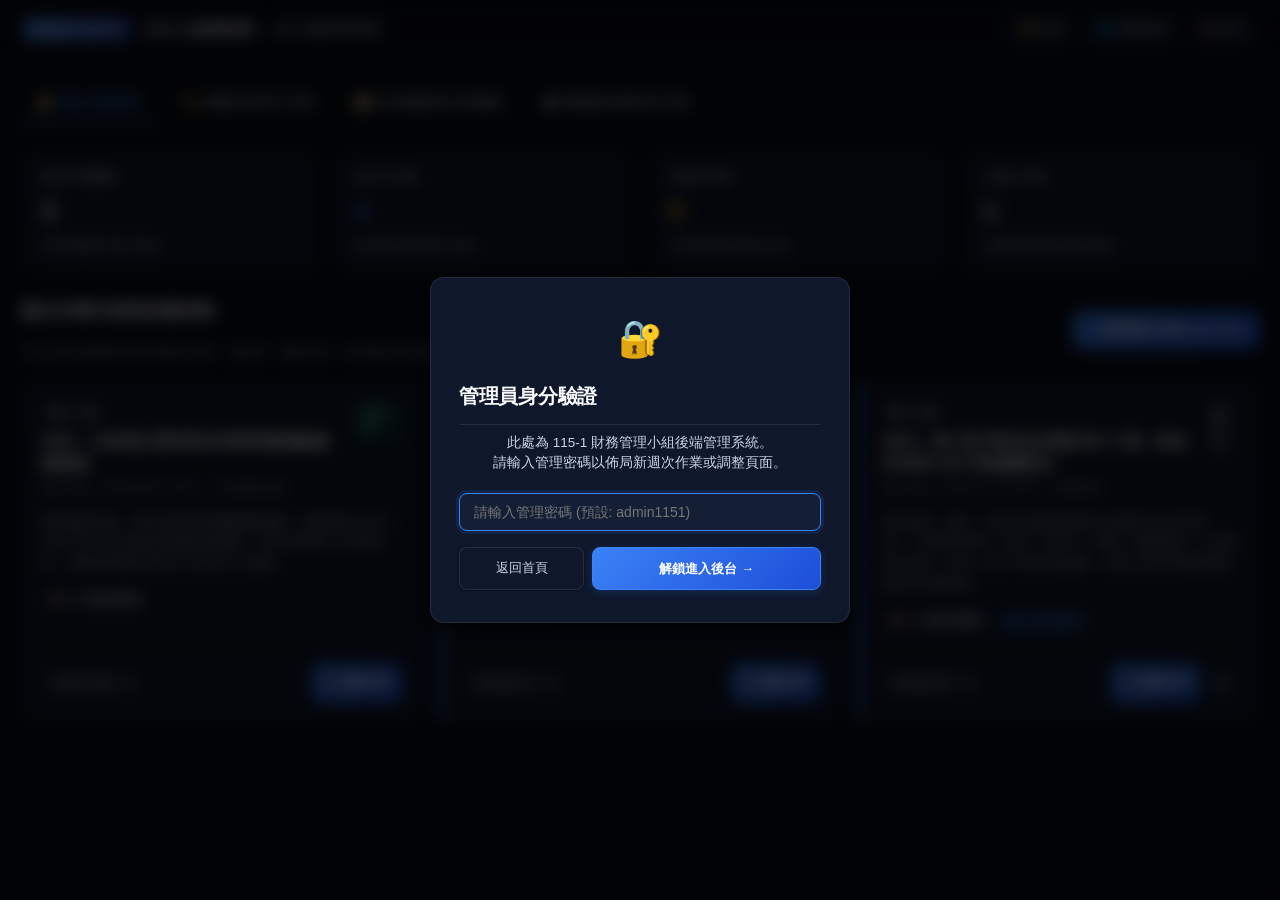
<file: admin.html>
<!DOCTYPE html>
<html lang="zh-TW" data-theme="dark">
<head>
  <meta charset="UTF-8">
  <meta name="viewport" content="width=device-width, initial-scale=1.0, viewport-fit=cover">
  <title>115-1 財務管理｜線上後端管理系統 (Admin Studio)</title>
  <link rel="stylesheet" href="css/style.css">
  <link rel="stylesheet" href="css/admin.css">
  <link rel="icon" href="data:image/svg+xml,<svg xmlns=%22http://www.w3.org/2000/svg%22 viewBox=%220%22%3E<text y=%2226%22 font-size=%2224%22>⚡</text></svg>">
</head>
<body class="admin-body">

  <!-- 安全驗證鎖定 Modal -->
  <div id="admin-auth-overlay" class="admin-auth-overlay" style="display: flex;">
    <div class="admin-auth-box">
      <span style="font-size: 36px; display: block; margin-bottom: 12px;">🔐</span>
      <h2 style="margin: 0 0 8px 0; font-size: 20px; color: var(--text);">管理員身分驗證</h2>
      <p style="font-size: 13.5px; color: var(--text-secondary); margin: 0 0 20px 0; line-height: 1.5;">
        此處為 115-1 財務管理小組後端管理系統。<br>請輸入管理密碼以佈局新週次作業或調整頁面。
      </p>

      <form onsubmit="handleLogin(event)">
        <div class="form-group" style="text-align: left;">
          <input type="password" id="admin-pass-input" class="form-input" placeholder="請輸入管理密碼 (預設: admin1151)" autofocus required>
          <div id="admin-auth-error" style="display: none; color: var(--danger); font-size: 12.5px; margin-top: 6px; font-weight: 600;">❌ 密碼錯誤，請重新輸入！</div>
        </div>
        <div style="display: flex; gap: 8px;">
          <a href="index.html" class="btn" style="flex: 1; text-align: center; text-decoration: none; padding: 10px;">返回首頁</a>
          <button type="submit" class="btn btn-primary" style="flex: 2; padding: 10px;">解鎖進入後台 →</button>
        </div>
      </form>
    </div>
  </div>

  <!-- 後台頂部 Navbar -->
  <header class="admin-navbar">
    <div class="admin-brand">
      <span class="admin-badge">ADMIN STUDIO</span>
      <div class="admin-title">
        <span>115-1 財務管理</span>
        <span style="color: var(--text-muted); font-size: 13px;">｜ 線上後端管理系統</span>
      </div>
    </div>

    <div class="admin-actions">
      <span class="pulse-dot" style="background: var(--success);" title="系統正常連線中"></span>
      <button id="admin-theme-btn" class="topbar-btn" onclick="toggleAdminTheme()">☀️ 亮色</button>
      <a href="index.html" class="topbar-btn" style="text-decoration: none;">🌐 查看前端</a>
      <button class="topbar-btn" onclick="handleLogout()" title="登出">🚪 登出</button>
    </div>
  </header>

  <!-- 主要內容區 -->
  <main class="admin-container">

    <!-- 頁籤選單 -->
    <nav class="admin-tabs">
      <button id="tab-btn-assignments" class="admin-tab-btn active" onclick="switchAdminTab('assignments')">
        📁 週次作業管理
      </button>
      <button id="tab-btn-editor" class="admin-tab-btn" onclick="switchAdminTab('editor')">
        ✏️ 視覺化佈局工作室
      </button>
      <button id="tab-btn-navigation" class="admin-tab-btn" onclick="switchAdminTab('navigation')">
        🧭 全站導航與分頁增減
      </button>
      <button id="tab-btn-publish" class="admin-tab-btn" onclick="switchAdminTab('publish')">
        ☁️ 雲端發布與同步中樞
      </button>
    </nav>

    <!-- Panel 1: 週次作業管理 -->
    <section id="panel-assignments" class="admin-panel active">
      <!-- 數據指標概覽 -->
      <div class="admin-stat-grid">
        <div class="admin-stat-card">
          <span class="admin-stat-label">週次作業總數</span>
          <span class="admin-stat-value" id="stat-total-hw">0</span>
          <span class="admin-stat-sub">本學期規劃中與已發布</span>
        </div>
        <div class="admin-stat-card">
          <span class="admin-stat-label">進行中作業</span>
          <span class="admin-stat-value" id="stat-active-hw" style="color: var(--primary);">0</span>
          <span class="admin-stat-sub">組員本週主要研討任務</span>
        </div>
        <div class="admin-stat-card">
          <span class="admin-stat-label">待發布作業</span>
          <span class="admin-stat-value" id="stat-upcoming-hw" style="color: var(--warning);">0</span>
          <span class="admin-stat-sub">已預先排版或等待出題</span>
        </div>
        <div class="admin-stat-card">
          <span class="admin-stat-label">已截止作業</span>
          <span class="admin-stat-value" id="stat-completed-hw" style="color: var(--success);">0</span>
          <span class="admin-stat-sub">已歸檔作為期末複習史料</span>
        </div>
      </div>

      <!-- 操作頂部工具列 -->
      <div style="display: flex; justify-content: space-between; align-items: center; margin-bottom: 16px; flex-wrap: wrap; gap: 12px;">
        <div>
          <h2 style="font-size: 18px; font-weight: 700; margin: 0; color: var(--text);">週次作業列表與狀態控制</h2>
          <p style="font-size: 13px; color: var(--text-muted); margin: 4px 0 0 0;">可在此直接調整每週作業開放狀態，或點擊「編輯佈局」新增模組與題意說明：</p>
        </div>
        <button class="btn btn-primary" onclick="openNewAssignmentModal()">
          ＋ 新增週次作業 (Add HW)
        </button>
      </div>

      <!-- 作業卡片清單 -->
      <div id="assignment-list-container" class="assignment-grid">
        <!-- 由 js 動態產生 -->
      </div>
    </section>

    <!-- Panel 2: 視覺化佈局工作室 -->
    <section id="panel-editor" class="admin-panel">
      <div class="card" style="margin-bottom: 20px;">
        <div style="display: flex; justify-content: space-between; align-items: center; margin-bottom: 16px; border-bottom: 1px solid var(--border); padding-bottom: 12px;">
          <h2 id="editor-title" style="margin: 0; font-size: 18px; color: var(--text);">✏️ 視覺化佈局工作室</h2>
          <div style="display: flex; gap: 8px;">
            <button class="btn" onclick="switchAdminTab('assignments')">取消返回</button>
            <button class="btn btn-primary" onclick="saveAssignmentLayout()">💾 儲存作業佈局</button>
          </div>
        </div>

        <!-- 區塊 1: 基本資訊 -->
        <div style="margin-bottom: 24px;">
          <h3 style="font-size: 15px; font-weight: 700; color: var(--primary); margin-bottom: 14px;">📌 1. 作業基礎設定</h3>
          <div class="form-row">
            <div class="form-group">
              <label class="form-label">週次代號 (ID，如 hw3, hw4)</label>
              <input type="text" id="hw-edit-id" class="form-input" placeholder="hw3" required>
            </div>
            <div class="form-group">
              <label class="form-label">所屬章節標籤</label>
              <input type="text" id="hw-edit-chapter" class="form-input" placeholder="第 3 章">
            </div>
            <div class="form-group">
              <label class="form-label">目前狀態</label>
              <select id="hw-edit-status" class="form-select">
                <option value="active">進行中 (Active)</option>
                <option value="upcoming" selected>待發布 (Upcoming)</option>
                <option value="completed">已完成 / 歷史歸檔 (Completed)</option>
                <option value="hidden">隱藏不顯示 (Hidden)</option>
              </select>
            </div>
            <div class="form-group">
              <label class="form-label">截止日期與時間</label>
              <input type="text" id="hw-edit-due" class="form-input" placeholder="2026-11-07 23:59">
            </div>
          </div>

          <div class="form-group">
            <label class="form-label">作業完整標題</label>
            <input type="text" id="hw-edit-title" class="form-input" placeholder="HW3：第三章 貨幣時間價值與折現現金流量" required>
          </div>

          <div class="form-group">
            <label class="form-label">教科書出處 / 題目來源</label>
            <input type="text" id="hw-edit-source" class="form-input" placeholder="《財務管理》（第六版，李顯儀 著）第三章課後習題">
          </div>

          <div class="form-group">
            <label class="form-label">本週作業核心任務概述 (出現在首頁抽屜與頁面頂部)</label>
            <textarea id="hw-edit-summary" class="form-textarea" placeholder="輸入本週的核心任務、理論對照與重要注意事項..."></textarea>
          </div>
        </div>

        <!-- 區塊 2: 模組化佈局開關與內容 -->
        <div>
          <h3 style="font-size: 15px; font-weight: 700; color: var(--primary); margin-bottom: 14px;">🧩 2. 頁面內容模組佈局 (可自由勾選啟用)</h3>

          <!-- Module A: Banner -->
          <div class="module-box">
            <div class="module-box-header">
              <div class="module-box-title">
                <input type="checkbox" id="mod-banner-toggle" checked style="width: 18px; height: 18px; accent-color: var(--primary);">
                <span>📢 助教引導與教材參照橫幅 (Banner Module)</span>
              </div>
              <span class="badge" style="background: var(--positive-bg); color: var(--success);">推薦啟用</span>
            </div>
            <div class="form-row">
              <div class="form-group">
                <label class="form-label">橫幅標題</label>
                <input type="text" id="mod-banner-title" class="form-input" value="HW3 課本理論對照教材">
              </div>
              <div class="form-group">
                <label class="form-label">連結文字</label>
                <input type="text" id="mod-banner-link-text" class="form-input" value="前往興大圖書館電子書 ↗">
              </div>
            </div>
            <div class="form-group">
              <label class="form-label">橫幅說明內容</label>
              <input type="text" id="mod-banner-content" class="form-input" value="《財務管理》（第六版，李顯儀 著）第三章「貨幣時間價值」。">
            </div>
            <div class="form-group">
              <label class="form-label">連結網址 (URL)</label>
              <input type="text" id="mod-banner-link-url" class="form-input" value="https://nchu.primo.exlibrisgroup.com/discovery/fulldisplay/alma9973925559607976/886NCHU_INST:886NCHU_INST">
            </div>
          </div>

          <!-- Module B: Claims -->
          <div class="module-box">
            <div class="module-box-header">
              <div class="module-box-title">
                <input type="checkbox" id="mod-claims-toggle" checked style="width: 18px; height: 18px; accent-color: var(--primary);">
                <span>👥 四構面分工認領模組 (Claims Module)</span>
              </div>
              <span class="badge" style="background: var(--primary-light); color: var(--primary);">支援 Google Sheet 同步</span>
            </div>
            <p style="font-size: 13px; color: var(--text-muted); margin-top: 0;">啟用後將自動建立 4 張組員分工認領卡片，每位組員可於前端直接填寫名字登記，並支援即時連動 Google 試算表：</p>
            
            <div class="form-row" style="margin-bottom: 10px;">
              <div class="form-group">
                <label class="form-label">角色 1 題組名稱</label>
                <input type="text" id="claim-role1-name" class="form-input" value="單筆現金流與複利現值終值 (題組一)">
                <input type="text" id="claim-role1-desc" class="form-input" style="margin-top: 6px; font-size: 12.5px;" value="負責 PV/FV 概念推導、折現率對現值敏感度分析。">
              </div>
              <div class="form-group">
                <label class="form-label">角色 2 題組名稱</label>
                <input type="text" id="claim-role2-name" class="form-input" value="普通年金與到期年金計算 (題組二)">
                <input type="text" id="claim-role2-desc" class="form-input" style="margin-top: 6px; font-size: 12.5px;" value="負責 PVA/FVA 公式推導、退休金與房貸定額年金試算。">
              </div>
            </div>
            <div class="form-row">
              <div class="form-group">
                <label class="form-label">角色 3 題組名稱</label>
                <input type="text" id="claim-role3-name" class="form-input" value="永續年金與有效年利率 EAR (題組三)">
                <input type="text" id="claim-role3-desc" class="form-input" style="margin-top: 6px; font-size: 12.5px;" value="負責名目利率 APR 轉實質年利率 EAR 與永續年金推導。">
              </div>
              <div class="form-group">
                <label class="form-label">角色 4 題組名稱</label>
                <input type="text" id="claim-role4-name" class="form-input" value="貸款分期償還表與 Excel 驗證 (題組四)">
                <input type="text" id="claim-role4-desc" class="form-input" style="margin-top: 6px; font-size: 12.5px;" value="負責貸款本利攤還試算表（Amortization Schedule）與防呆驗算。">
              </div>
            </div>
          </div>

          <!-- Module C: Cards Grid -->
          <div class="module-box">
            <div class="module-box-header">
              <div class="module-box-title">
                <input type="checkbox" id="mod-cards-toggle" checked style="width: 18px; height: 18px; accent-color: var(--primary);">
                <span>📊 核心公式與關鍵指引網格 (Cards Grid Module)</span>
              </div>
            </div>
            <p style="font-size: 13px; color: var(--text-muted); margin: 0;">自動以 3 欄式卡片呈現公式與重點，支援 LaTeX KaTeX 數學符號（如 <code>$$FV = PV(1+r)^n$$</code>）。</p>
          </div>

          <!-- Module D: Data Table -->
          <div class="module-box">
            <div class="module-box-header">
              <div class="module-box-title">
                <input type="checkbox" id="mod-table-toggle" style="width: 18px; height: 18px; accent-color: var(--primary);">
                <span>📑 資料數據表格模組 (Data Table Module)</span>
              </div>
              <span class="badge">支援手機凍結第一欄</span>
            </div>
            <p style="font-size: 13px; color: var(--text-muted); margin: 0;">啟用後可在頁面加入財報指標對照表或數值表，手機瀏覽自動啟用左側欄位凍結與滑動提示。</p>
          </div>

          <!-- Module E: Markdown -->
          <div class="module-box">
            <div class="module-box-header">
              <div class="module-box-title">
                <input type="checkbox" id="mod-md-toggle" checked style="width: 18px; height: 18px; accent-color: var(--primary);">
                <span>📝 Markdown 研討指引與題目詳解 (Markdown Document)</span>
              </div>
            </div>
            <div class="form-group">
              <label class="form-label">Markdown 內文（支援標題、列表、程式碼、公式）</label>
              <textarea id="mod-md-content" class="form-textarea" style="min-height: 160px; font-family: monospace;" placeholder="### 研討指引&#10;1. 請參閱教科書..."></textarea>
            </div>
          </div>

        </div>

        <div style="display: flex; justify-content: flex-end; gap: 8px; margin-top: 20px;">
          <button class="btn" onclick="switchAdminTab('assignments')">取消返回</button>
          <button class="btn btn-primary" onclick="saveAssignmentLayout()">💾 儲存作業佈局</button>
        </div>
      </div>
    </section>

    <!-- Panel 3: 導航選單與分頁增減 -->
    <section id="panel-navigation" class="admin-panel">
      <div class="card" style="margin-bottom: 20px;">
        <div style="display: flex; justify-content: space-between; align-items: center; margin-bottom: 16px; border-bottom: 1px solid var(--border); padding-bottom: 12px; flex-wrap: wrap; gap: 8px;">
          <div>
            <h2 style="margin: 0; font-size: 18px; color: var(--text);">🧭 全站導航項目與分頁顯示控制</h2>
            <p style="font-size: 13px; color: var(--text-muted); margin: 4px 0 0 0;">自由勾選各分頁要在桌面側邊欄或手機底部 Dock 顯示，亦可建立全新自訂分頁：</p>
          </div>
          <button class="btn btn-primary" onclick="addNewCustomPage()">
            ＋ 新增自訂分頁 (Add Page)
          </button>
        </div>

        <div id="nav-list-container">
          <!-- 由 js 動態產生 -->
        </div>
      </div>
    </section>

    <!-- Panel 4: 雲端發布中樞 -->
    <section id="panel-publish" class="admin-panel">
      <div class="card" style="margin-bottom: 20px;">
        <h2 style="font-size: 18px; margin: 0 0 6px 0; color: var(--text);">☁️ 雲端發布與全組即時連動中樞</h2>
        <p style="font-size: 13px; color: var(--text-secondary); margin: 0 0 20px 0; line-height: 1.5;">
          你在本管理後台所做的任何作業新增、狀態調整或佈局變更，可透過以下方式一鍵發布，讓全組同學立即在線上看見最新內容！
        </p>

        <!-- 發布方式 A: GitHub REST API -->
        <div style="background: var(--surface-raised); border: 1.5px solid var(--primary-border); border-radius: var(--radius-card); padding: 20px; margin-bottom: 20px;">
          <div style="display: flex; justify-content: space-between; align-items: center; margin-bottom: 10px;">
            <b style="font-size: 16px; color: var(--primary);">🚀 推薦方式一：GitHub REST API 線上一鍵發布 (全組自動連動)</b>
            <span class="badge" style="background: var(--primary); color: #fff;">免開終端機</span>
          </div>
          <p style="font-size: 13px; color: var(--text-muted); margin-bottom: 14px; line-height: 1.5;">
            透過 GitHub API，管理系統會直接將更新後的 <code>data/site_config.json</code> commit 到本專案的 GitHub 倉庫（<code>KalmanGoose/1151-financial-management</code>），GitHub Pages 會在 30 秒內自動發布，全組同學開啟網頁立即看見最新作業與排版！
          </p>

          <div class="form-group">
            <label class="form-label">GitHub Personal Access Token (PAT)</label>
            <input type="password" id="github-pat-input" class="form-input" placeholder="輸入具備 Contents 權限的 GitHub Token (ghp_...)" style="max-width: 540px;">
            <div class="form-help">Token 僅安全存放於你的瀏覽器本機端（localStorage），絕不會外流至任何第三方伺服器。</div>
          </div>

          <div id="github-publish-status" class="publish-alert" style="display: none;"></div>

          <button class="btn btn-primary" onclick="publishToGitHub()" style="padding: 10px 20px; font-weight: 700;">
            🚀 一鍵推送發布至 GitHub 雲端 (Commit & Push)
          </button>
        </div>

        <!-- 發布方式 B: 本地即時預覽 -->
        <div style="background: var(--surface-raised); border: 1px solid var(--border); border-radius: var(--radius-card); padding: 18px; margin-bottom: 20px;">
          <b style="font-size: 15px; color: var(--text);">⚡ 方式二：本機即時預覽 (Instant Local Test)</b>
          <p style="font-size: 13px; color: var(--text-muted); margin: 6px 0 12px 0;">
            將修改直接存入當前瀏覽器的 localStorage 快取，無需等待 GitHub 部署，可立即開啟前端網頁檢視效果：
          </p>
          <div style="display: flex; gap: 10px; flex-wrap: wrap;">
            <button class="btn btn-primary" onclick="previewInFrontend()">在新分頁開啟前端首頁預覽 ↗</button>
            <button class="btn" onclick="resetToDefaultConfig()">清空本機暫存並恢復預設</button>
          </div>
        </div>

        <!-- 發布方式 C: 匯出與備份 -->
        <div style="background: var(--surface-raised); border: 1px solid var(--border); border-radius: var(--radius-card); padding: 18px;">
          <b style="font-size: 15px; color: var(--text);">💾 方式三：手動備份與 JSON 匯出</b>
          <p style="font-size: 13px; color: var(--text-muted); margin: 6px 0 12px 0;">
            將當前的全站作業與佈局設定下載為 <code>site_config.json</code>，或複製 JSON 內容：
          </p>
          <div style="display: flex; gap: 10px; flex-wrap: wrap;">
            <button class="btn" onclick="downloadConfigFile()">💾 下載 site_config.json 檔案</button>
            <button class="btn" onclick="copyConfigJson()">📋 複製完整 Config JSON</button>
          </div>
        </div>

      </div>
    </section>

  </main>

  <script src="js/admin.js"></script>
</body>
</html>
</file>
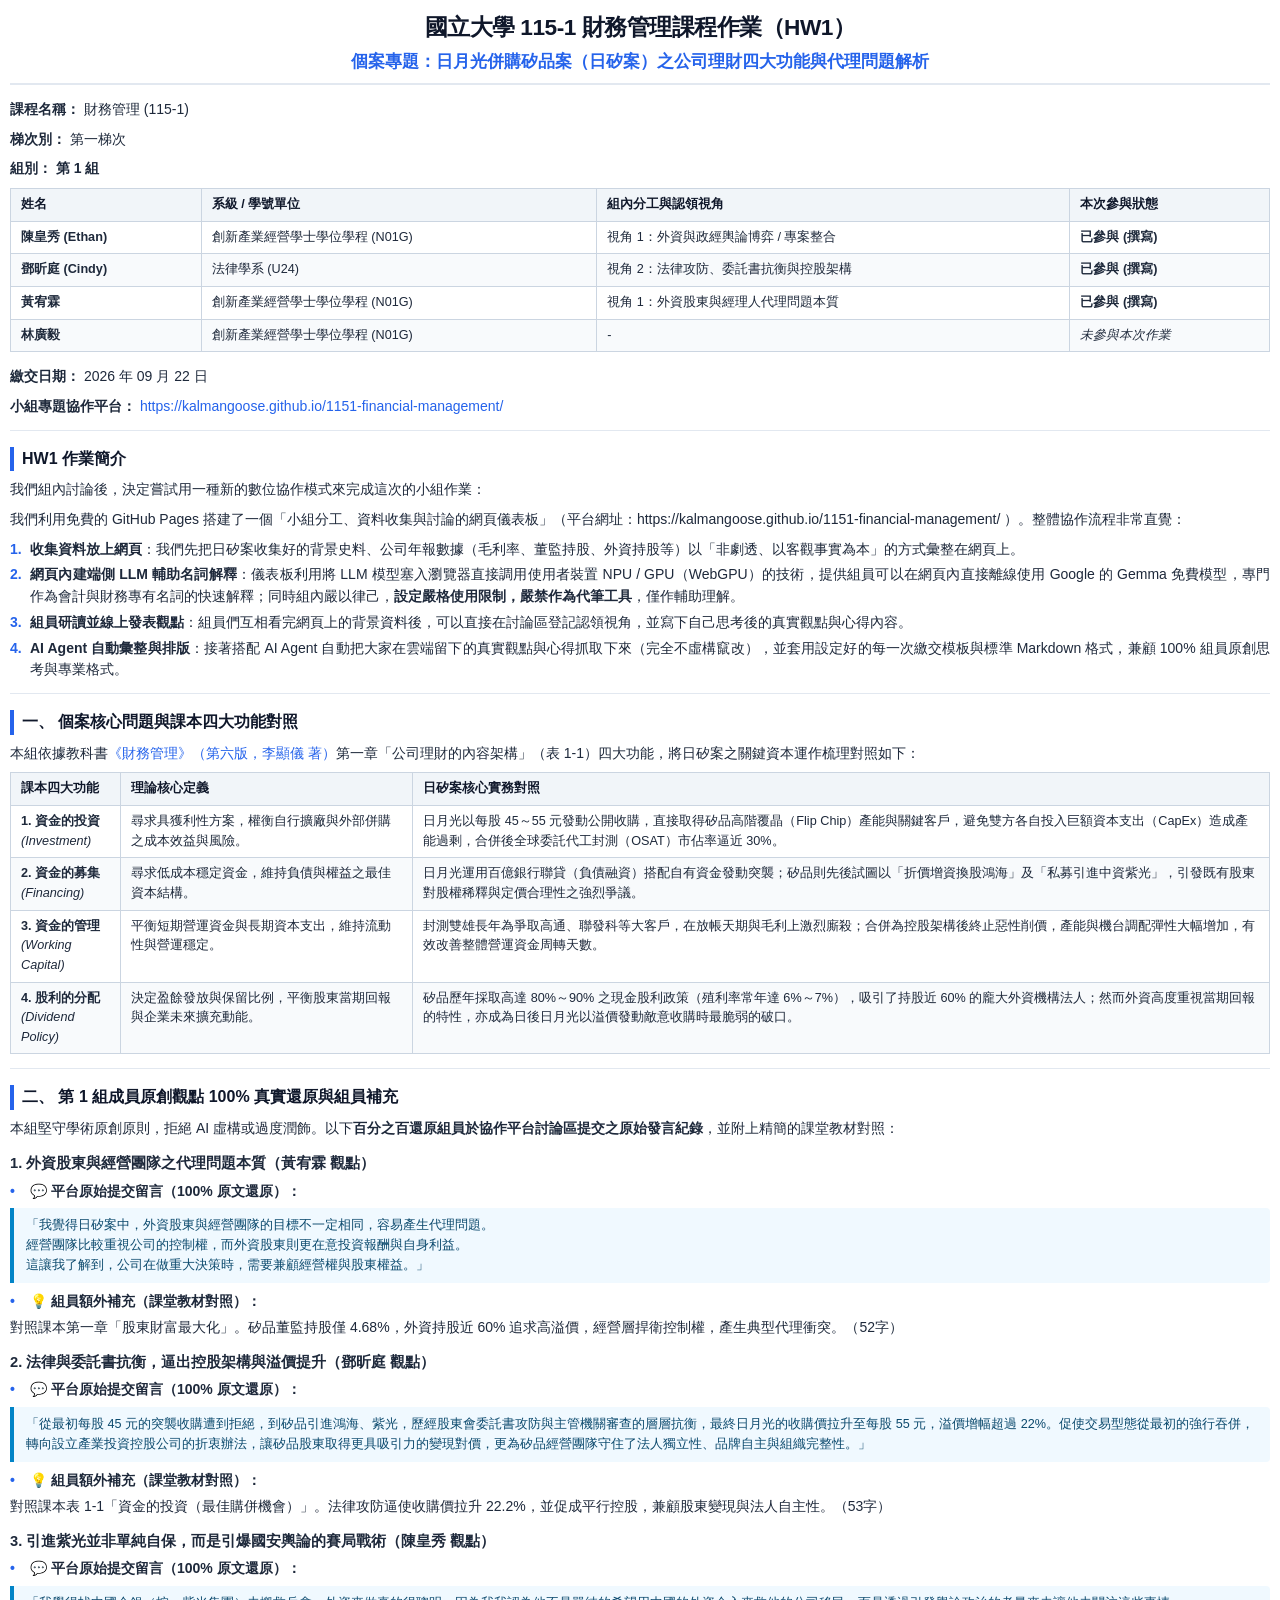
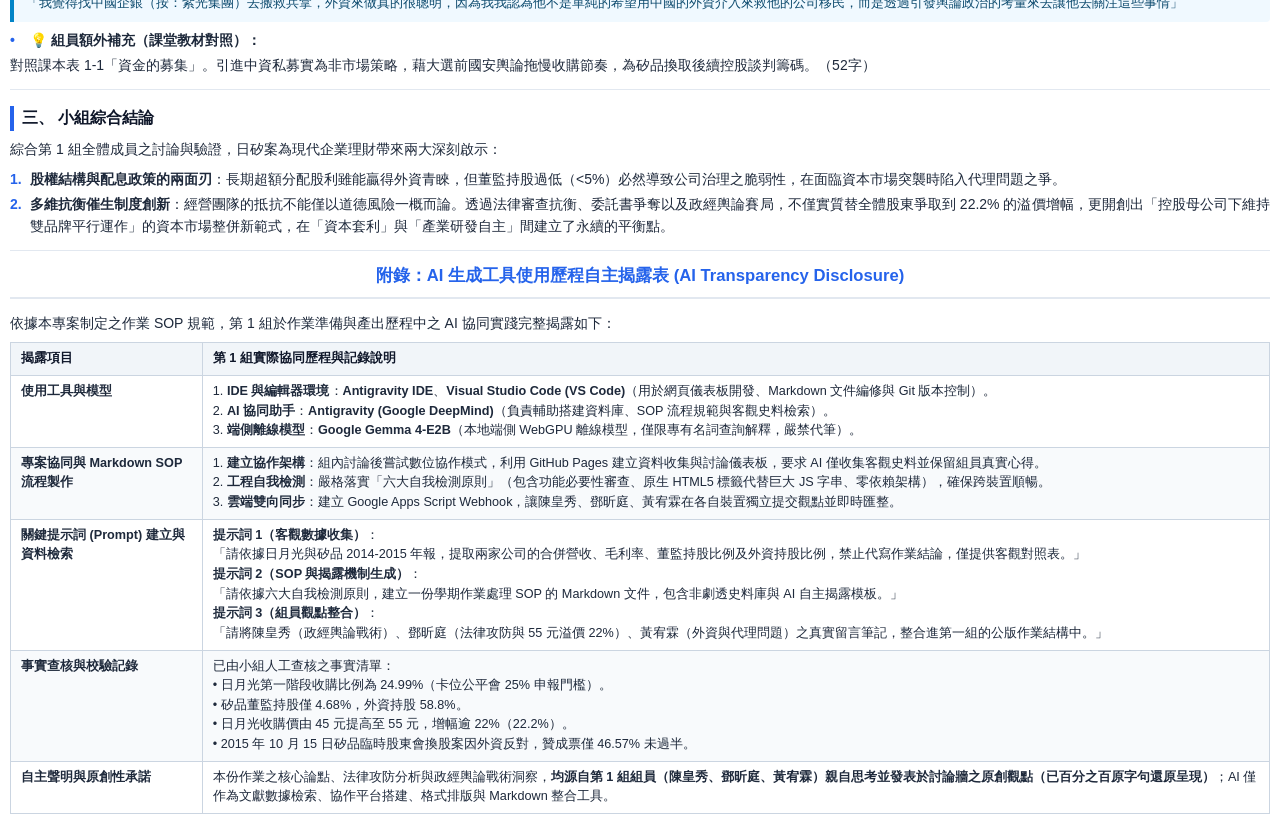
<file: HOMEWORK/HW1/HW1_GROUP1_SUBMISSION.html>
<!DOCTYPE html>
<html lang="zh-TW">
<head>
<meta charset="UTF-8">
<title>國立大學 115-1 財務管理課程作業（HW1）- 第一梯次 第 1 組</title>
<style>
  @page {
    size: A4;
    margin: 16mm 14mm 16mm 14mm;
  }
  * {
    box-sizing: border-box;
  }
  body {
    font-family: -apple-system, BlinkMacSystemFont, "PingFang TC", "Noto Sans TC", "Microsoft JhengHei", sans-serif;
    color: #1e293b;
    line-height: 1.55;
    font-size: 10.5pt;
    background: #fff;
    margin: 0;
    padding: 10px;
  }
  .doc-title {
    font-size: 17pt;
    font-weight: 800;
    color: #0f172a;
    margin: 0 0 4px 0;
    text-align: center;
    letter-spacing: -0.5px;
  }
  .doc-subtitle {
    font-size: 12.5pt;
    font-weight: 700;
    color: #2563eb;
    margin: 0 0 14px 0;
    text-align: center;
    padding-bottom: 8px;
    border-bottom: 2px solid #e2e8f0;
  }
  .section-title {
    font-size: 12pt;
    font-weight: 700;
    color: #0f172a;
    margin: 16px 0 8px 0;
    padding-left: 8px;
    border-left: 4px solid #2563eb;
    page-break-after: avoid;
  }
  .sub-section-title {
    font-size: 11pt;
    font-weight: 700;
    color: #1e293b;
    margin: 12px 0 6px 0;
    page-break-after: avoid;
  }
  p {
    margin: 4px 0 8px 0;
    text-align: justify;
  }
  .divider {
    border: none;
    border-top: 1px solid #e2e8f0;
    margin: 12px 0;
  }
  /* Tables */
  .report-table {
    width: 100%;
    border-collapse: collapse;
    margin: 8px 0 14px 0;
    font-size: 9.5pt;
    page-break-inside: avoid;
  }
  .report-table th, .report-table td {
    border: 1px solid #cbd5e1;
    padding: 6px 10px;
    vertical-align: top;
  }
  .report-table th {
    background-color: #f1f5f9;
    color: #0f172a;
    font-weight: 700;
    text-align: left;
  }
  .report-table tr:nth-child(even) td {
    background-color: #f8fafc;
  }
  /* Quote Block */
  .member-quote {
    margin: 6px 0 8px 0;
    padding: 8px 12px;
    background-color: #f0f9ff;
    border-left: 4px solid #0284c7;
    border-radius: 0 4px 4px 0;
    color: #0c4a6e;
    font-size: 9.5pt;
    font-style: normal;
    page-break-inside: avoid;
  }
  /* Lists */
  .ordered-item, .bullet-item {
    display: flex;
    margin: 4px 0;
    text-align: justify;
  }
  .item-num, .bullet-dot {
    font-weight: 700;
    min-width: 20px;
    color: #2563eb;
  }
  .item-text, .bullet-text {
    flex: 1;
  }
  a {
    color: #2563eb;
    text-decoration: none;
  }
  @media print {
    body {
      padding: 0;
    }
    .report-table {
      page-break-inside: avoid;
    }
    .member-quote {
      page-break-inside: avoid;
    }
  }
</style>
</head>
<body>
<h1 class="doc-title">國立大學 115-1 財務管理課程作業（HW1）</h1><h2 class="doc-subtitle">個案專題：日月光併購矽品案（日矽案）之公司理財四大功能與代理問題解析</h2><p><strong>課程名稱：</strong> 財務管理 (115-1)</p><p><strong>梯次別：</strong> 第一梯次</p><p><strong>組別：</strong> <strong>第 1 組</strong></p><table class="report-table">
<thead><tr>
<th>姓名</th>
<th>系級 / 學號單位</th>
<th>組內分工與認領視角</th>
<th>本次參與狀態</th>
</tr></thead><tbody>
<tr>
<td><strong>陳皇秀 (Ethan)</strong></td>
<td>創新產業經營學士學位學程 (N01G)</td>
<td>視角 1：外資與政經輿論博弈 / 專案整合</td>
<td><strong>已參與 (撰寫)</strong></td>
</tr>
<tr>
<td><strong>鄧昕庭 (Cindy)</strong></td>
<td>法律學系 (U24)</td>
<td>視角 2：法律攻防、委託書抗衡與控股架構</td>
<td><strong>已參與 (撰寫)</strong></td>
</tr>
<tr>
<td><strong>黃宥霖</strong></td>
<td>創新產業經營學士學位學程 (N01G)</td>
<td>視角 1：外資股東與經理人代理問題本質</td>
<td><strong>已參與 (撰寫)</strong></td>
</tr>
<tr>
<td><strong>林廣毅</strong></td>
<td>創新產業經營學士學位學程 (N01G)</td>
<td>-</td>
<td><em>未參與本次作業</em></td>
</tr>
</tbody></table><p><strong>繳交日期：</strong> 2026 年 09 月 22 日</p><p><strong>小組專題協作平台：</strong> <a href="https://kalmangoose.github.io/1151-financial-management/" target="_blank">https://kalmangoose.github.io/1151-financial-management/</a></p><hr class="divider"/><h3 class="section-title">HW1 作業簡介</h3><p>我們組內討論後，決定嘗試用一種新的數位協作模式來完成這次的小組作業：</p><p>我們利用免費的 GitHub Pages 搭建了一個「小組分工、資料收集與討論的網頁儀表板」（平台網址：https://kalmangoose.github.io/1151-financial-management/ ）。整體協作流程非常直覺：</p><div class="ordered-item"><span class="item-num">1.</span> <div class="item-text"><strong>收集資料放上網頁</strong>：我們先把日矽案收集好的背景史料、公司年報數據（毛利率、董監持股、外資持股等）以「非劇透、以客觀事實為本」的方式彙整在網頁上。</div></div><div class="ordered-item"><span class="item-num">2.</span> <div class="item-text"><strong>網頁內建端側 LLM 輔助名詞解釋</strong>：儀表板利用將 LLM 模型塞入瀏覽器直接調用使用者裝置 NPU / GPU（WebGPU）的技術，提供組員可以在網頁內直接離線使用 Google 的 Gemma 免費模型，專門作為會計與財務專有名詞的快速解釋；同時組內嚴以律己，<strong>設定嚴格使用限制，嚴禁作為代筆工具</strong>，僅作輔助理解。</div></div><div class="ordered-item"><span class="item-num">3.</span> <div class="item-text"><strong>組員研讀並線上發表觀點</strong>：組員們互相看完網頁上的背景資料後，可以直接在討論區登記認領視角，並寫下自己思考後的真實觀點與心得內容。</div></div><div class="ordered-item"><span class="item-num">4.</span> <div class="item-text"><strong>AI Agent 自動彙整與排版</strong>：接著搭配 AI Agent 自動把大家在雲端留下的真實觀點與心得抓取下來（完全不虛構竄改），並套用設定好的每一次繳交模板與標準 Markdown 格式，兼顧 100% 組員原創思考與專業格式。</div></div><hr class="divider"/><h3 class="section-title">一、 個案核心問題與課本四大功能對照</h3><p>本組依據教科書<a href="https://nchu.primo.exlibrisgroup.com/discovery/fulldisplay/alma9973925559607976/886NCHU_INST:886NCHU_INST" target="_blank">《財務管理》（第六版，李顯儀 著）</a>第一章「公司理財的內容架構」（表 1-1）四大功能，將日矽案之關鍵資本運作梳理對照如下：</p><table class="report-table">
<thead><tr>
<th>課本四大功能</th>
<th>理論核心定義</th>
<th>日矽案核心實務對照</th>
</tr></thead><tbody>
<tr>
<td><strong>1. 資金的投資</strong><br><em>(Investment)</em></td>
<td>尋求具獲利性方案，權衡自行擴廠與外部併購之成本效益與風險。</td>
<td>日月光以每股 45～55 元發動公開收購，直接取得矽品高階覆晶（Flip Chip）產能與關鍵客戶，避免雙方各自投入巨額資本支出（CapEx）造成產能過剩，合併後全球委託代工封測（OSAT）市佔率逼近 30%。</td>
</tr>
<tr>
<td><strong>2. 資金的募集</strong><br><em>(Financing)</em></td>
<td>尋求低成本穩定資金，維持負債與權益之最佳資本結構。</td>
<td>日月光運用百億銀行聯貸（負債融資）搭配自有資金發動突襲；矽品則先後試圖以「折價增資換股鴻海」及「私募引進中資紫光」，引發既有股東對股權稀釋與定價合理性之強烈爭議。</td>
</tr>
<tr>
<td><strong>3. 資金的管理</strong><br><em>(Working Capital)</em></td>
<td>平衡短期營運資金與長期資本支出，維持流動性與營運穩定。</td>
<td>封測雙雄長年為爭取高通、聯發科等大客戶，在放帳天期與毛利上激烈廝殺；合併為控股架構後終止惡性削價，產能與機台調配彈性大幅增加，有效改善整體營運資金周轉天數。</td>
</tr>
<tr>
<td><strong>4. 股利的分配</strong><br><em>(Dividend Policy)</em></td>
<td>決定盈餘發放與保留比例，平衡股東當期回報與企業未來擴充動能。</td>
<td>矽品歷年採取高達 80%～90% 之現金股利政策（殖利率常年達 6%～7%），吸引了持股近 60% 的龐大外資機構法人；然而外資高度重視當期回報的特性，亦成為日後日月光以溢價發動敵意收購時最脆弱的破口。</td>
</tr>
</tbody></table><hr class="divider"/><h3 class="section-title">二、 第 1 組成員原創觀點 100% 真實還原與組員補充</h3><p>本組堅守學術原創原則，拒絕 AI 虛構或過度潤飾。以下<strong>百分之百還原組員於協作平台討論區提交之原始發言紀錄</strong>，並附上精簡的課堂教材對照：</p><h4 class="sub-section-title">1. 外資股東與經營團隊之代理問題本質（黃宥霖 觀點）</h4><div class="bullet-item"><span class="bullet-dot">•</span> <div class="bullet-text">💬 <strong>平台原始提交留言（100% 原文還原）：</strong></div></div><blockquote class="member-quote">「我覺得日矽案中，外資股東與經營團隊的目標不一定相同，容易產生代理問題。<br/>經營團隊比較重視公司的控制權，而外資股東則更在意投資報酬與自身利益。<br/>這讓我了解到，公司在做重大決策時，需要兼顧經營權與股東權益。」</blockquote><div class="bullet-item"><span class="bullet-dot">•</span> <div class="bullet-text">💡 <strong>組員額外補充（課堂教材對照）：</strong></div></div><p>對照課本第一章「股東財富最大化」。矽品董監持股僅 4.68%，外資持股近 60% 追求高溢價，經營層捍衛控制權，產生典型代理衝突。（52字）</p><h4 class="sub-section-title">2. 法律與委託書抗衡，逼出控股架構與溢價提升（鄧昕庭 觀點）</h4><div class="bullet-item"><span class="bullet-dot">•</span> <div class="bullet-text">💬 <strong>平台原始提交留言（100% 原文還原）：</strong></div></div><blockquote class="member-quote">「從最初每股 45 元的突襲收購遭到拒絕，到矽品引進鴻海、紫光，歷經股東會委託書攻防與主管機關審查的層層抗衡，最終日月光的收購價拉升至每股 55 元，溢價增幅超過 22%。促使交易型態從最初的強行吞併，轉向設立產業投資控股公司的折衷辦法，讓矽品股東取得更具吸引力的變現對價，更為矽品經營團隊守住了法人獨立性、品牌自主與組織完整性。」</blockquote><div class="bullet-item"><span class="bullet-dot">•</span> <div class="bullet-text">💡 <strong>組員額外補充（課堂教材對照）：</strong></div></div><p>對照課本表 1-1「資金的投資（最佳購併機會）」。法律攻防逼使收購價拉升 22.2%，並促成平行控股，兼顧股東變現與法人自主性。（53字）</p><h4 class="sub-section-title">3. 引進紫光並非單純自保，而是引爆國安輿論的賽局戰術（陳皇秀 觀點）</h4><div class="bullet-item"><span class="bullet-dot">•</span> <div class="bullet-text">💬 <strong>平台原始提交留言（100% 原文還原）：</strong></div></div><blockquote class="member-quote">「我覺得找中國企銀（按：紫光集團）去搬救兵拿，外資來做真的很聰明，因為我我認為他不是單純的希望用中國的外資介入來救他的公司移民，而是透過引發輿論政治的考量來去讓他去關注這些事情」</blockquote><div class="bullet-item"><span class="bullet-dot">•</span> <div class="bullet-text">💡 <strong>組員額外補充（課堂教材對照）：</strong></div></div><p>對照課本表 1-1「資金的募集」。引進中資私募實為非市場策略，藉大選前國安輿論拖慢收購節奏，為矽品換取後續控股談判籌碼。（52字）</p><hr class="divider"/><h3 class="section-title">三、 小組綜合結論</h3><p>綜合第 1 組全體成員之討論與驗證，日矽案為現代企業理財帶來兩大深刻啟示：</p><div class="ordered-item"><span class="item-num">1.</span> <div class="item-text"><strong>股權結構與配息政策的兩面刃</strong>：長期超額分配股利雖能贏得外資青睞，但董監持股過低（<5%）必然導致公司治理之脆弱性，在面臨資本市場突襲時陷入代理問題之爭。</div></div><div class="ordered-item"><span class="item-num">2.</span> <div class="item-text"><strong>多維抗衡催生制度創新</strong>：經營團隊的抵抗不能僅以道德風險一概而論。透過法律審查抗衡、委託書爭奪以及政經輿論賽局，不僅實質替全體股東爭取到 22.2% 的溢價增幅，更開創出「控股母公司下維持雙品牌平行運作」的資本市場整併新範式，在「資本套利」與「產業研發自主」間建立了永續的平衡點。</div></div><hr class="divider"/><h2 class="doc-subtitle">附錄：AI 生成工具使用歷程自主揭露表 (AI Transparency Disclosure)</h2><p>依據本專案制定之作業 SOP 規範，第 1 組於作業準備與產出歷程中之 AI 協同實踐完整揭露如下：</p><table class="report-table">
<thead><tr>
<th>揭露項目</th>
<th>第 1 組實際協同歷程與記錄說明</th>
</tr></thead><tbody>
<tr>
<td><strong>使用工具與模型</strong></td>
<td>1. <strong>IDE 與編輯器環境</strong>：<strong>Antigravity IDE</strong>、<strong>Visual Studio Code (VS Code)</strong>（用於網頁儀表板開發、Markdown 文件編修與 Git 版本控制）。<br>2. <strong>AI 協同助手</strong>：<strong>Antigravity (Google DeepMind)</strong>（負責輔助搭建資料庫、SOP 流程規範與客觀史料檢索）。<br>3. <strong>端側離線模型</strong>：<strong>Google Gemma 4-E2B</strong>（本地端側 WebGPU 離線模型，僅限專有名詞查詢解釋，嚴禁代筆）。</td>
</tr>
<tr>
<td><strong>專案協同與 Markdown SOP 流程製作</strong></td>
<td>1. <strong>建立協作架構</strong>：組內討論後嘗試數位協作模式，利用 GitHub Pages 建立資料收集與討論儀表板，要求 AI 僅收集客觀史料並保留組員真實心得。<br>2. <strong>工程自我檢測</strong>：嚴格落實「六大自我檢測原則」（包含功能必要性審查、原生 HTML5 標籤代替巨大 JS 字串、零依賴架構），確保跨裝置順暢。<br>3. <strong>雲端雙向同步</strong>：建立 Google Apps Script Webhook，讓陳皇秀、鄧昕庭、黃宥霖在各自裝置獨立提交觀點並即時匯整。</td>
</tr>
<tr>
<td><strong>關鍵提示詞 (Prompt) 建立與資料檢索</strong></td>
<td><strong>提示詞 1（客觀數據收集）</strong>：<br>「請依據日月光與矽品 2014-2015 年報，提取兩家公司的合併營收、毛利率、董監持股比例及外資持股比例，禁止代寫作業結論，僅提供客觀對照表。」<br><strong>提示詞 2（SOP 與揭露機制生成）</strong>：<br>「請依據六大自我檢測原則，建立一份學期作業處理 SOP 的 Markdown 文件，包含非劇透史料庫與 AI 自主揭露模板。」<br><strong>提示詞 3（組員觀點整合）</strong>：<br>「請將陳皇秀（政經輿論戰術）、鄧昕庭（法律攻防與 55 元溢價 22%）、黃宥霖（外資與代理問題）之真實留言筆記，整合進第一組的公版作業結構中。」</td>
</tr>
<tr>
<td><strong>事實查核與校驗記錄</strong></td>
<td>已由小組人工查核之事實清單：<br>• 日月光第一階段收購比例為 24.99%（卡位公平會 25% 申報門檻）。<br>• 矽品董監持股僅 4.68%，外資持股 58.8%。<br>• 日月光收購價由 45 元提高至 55 元，增幅逾 22%（22.2%）。<br>• 2015 年 10 月 15 日矽品臨時股東會換股案因外資反對，贊成票僅 46.57% 未過半。</td>
</tr>
<tr>
<td><strong>自主聲明與原創性承諾</strong></td>
<td>本份作業之核心論點、法律攻防分析與政經輿論戰術洞察，<strong>均源自第 1 組組員（陳皇秀、鄧昕庭、黃宥霖）親自思考並發表於討論牆之原創觀點（已百分之百原字句還原呈現）</strong>；AI 僅作為文獻數據檢索、協作平台搭建、格式排版與 Markdown 整合工具。</td>
</tr>
</tbody></table>
</body>
</html>
</file>
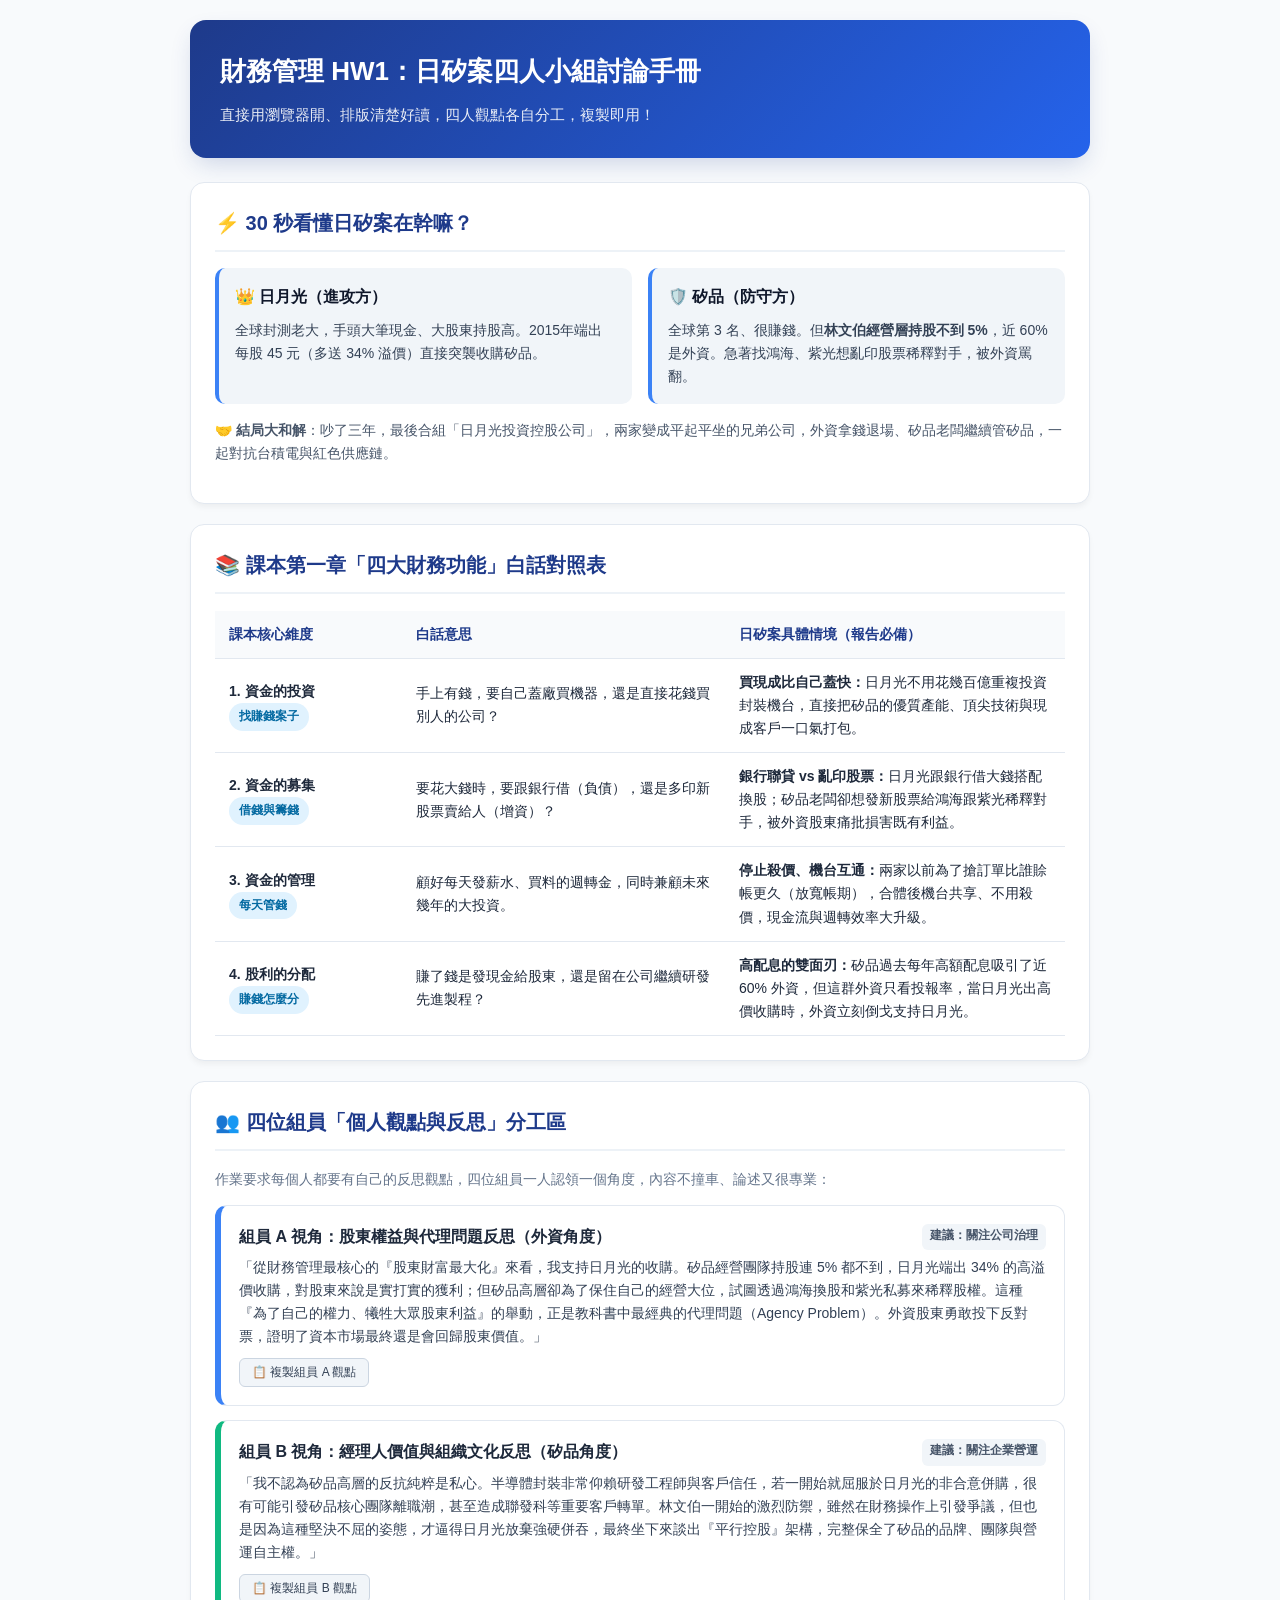
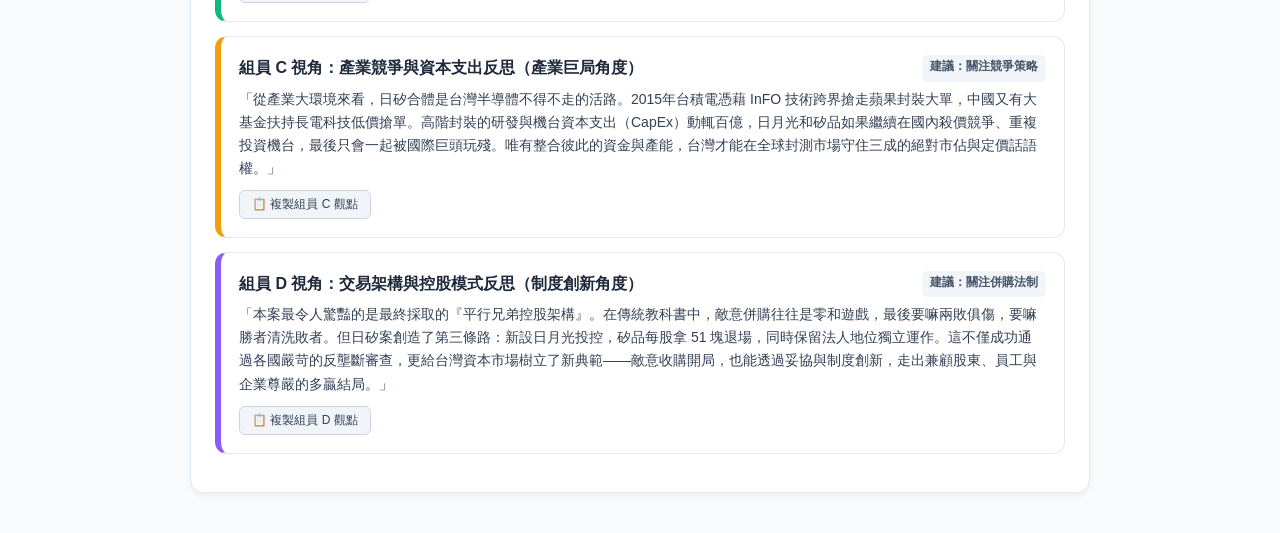
<file: HOMEWORK/HW1/HW1_日矽案_四人小組討論手冊.html>
<!DOCTYPE html>
<html lang="zh-TW">
<head>
<meta charset="UTF-8">
<meta name="viewport" content="width=device-width, initial-scale=1.0">
<title>財務管理 HW1：日月光併購矽品（日矽案）四人小組協同手冊</title>
<style>
  :root {
    --primary: #1e3a8a;
    --primary-light: #3b82f6;
    --bg: #f8fafc;
    --card: #ffffff;
    --text: #1e293b;
    --text-muted: #64748b;
    --border: #e2e8f0;
    --accent: #f59e0b;
    --green: #10b981;
  }
  body {
    font-family: -apple-system, BlinkMacSystemFont, "Segoe UI", Roboto, "Helvetica Neue", Arial, "PingFang TC", "Microsoft JhengHei", sans-serif;
    background-color: var(--bg);
    color: var(--text);
    line-height: 1.65;
    margin: 0;
    padding: 20px;
  }
  .container {
    max-width: 900px;
    margin: 0 auto;
  }
  header {
    background: linear-gradient(135deg, #1e3a8a, #2563eb);
    color: white;
    padding: 30px;
    border-radius: 16px;
    margin-bottom: 24px;
    box-shadow: 0 10px 25px -5px rgba(30, 58, 138, 0.2);
  }
  header h1 { margin: 0 0 10px 0; font-size: 26px; }
  header p { margin: 0; opacity: 0.9; font-size: 15px; }
  
  .card {
    background: var(--card);
    border-radius: 14px;
    padding: 24px;
    margin-bottom: 20px;
    border: 1px solid var(--border);
    box-shadow: 0 4px 6px -1px rgba(0,0,0,0.05);
  }
  .card h2 {
    margin-top: 0;
    color: var(--primary);
    font-size: 20px;
    display: flex;
    align-items: center;
    gap: 8px;
    border-bottom: 2px solid #edf2f7;
    padding-bottom: 10px;
  }
  .badge {
    display: inline-block;
    padding: 4px 10px;
    border-radius: 9999px;
    font-size: 12px;
    font-weight: 600;
    background: #e0f2fe;
    color: #0369a1;
  }
  .grid-2 {
    display: grid;
    grid-template-columns: repeat(auto-fit, minmax(280px, 1fr));
    gap: 16px;
    margin-top: 15px;
  }
  .box {
    background: #f1f5f9;
    padding: 16px;
    border-radius: 10px;
    border-left: 4px solid var(--primary-light);
  }
  .box h3 { margin: 0 0 8px 0; font-size: 16px; color: #0f172a; }
  .box p { margin: 0; font-size: 14px; color: #334155; }
  
  /* Table styling */
  table {
    width: 100%;
    border-collapse: collapse;
    margin-top: 15px;
    font-size: 14px;
  }
  th, td {
    padding: 12px 14px;
    text-align: left;
    border-bottom: 1px solid var(--border);
  }
  th {
    background: #f8fafc;
    color: var(--primary);
    font-weight: 600;
  }
  tr:hover { background: #fdfdfd; }

  /* 4 Member Viewpoints */
  .member-card {
    background: #ffffff;
    border: 1px solid var(--border);
    border-radius: 12px;
    padding: 18px;
    margin-bottom: 14px;
    position: relative;
    border-left: 6px solid var(--primary-light);
  }
  .member-card.m1 { border-left-color: #3b82f6; }
  .member-card.m2 { border-left-color: #10b981; }
  .member-card.m3 { border-left-color: #f59e0b; }
  .member-card.m4 { border-left-color: #8b5cf6; }

  .member-title {
    font-weight: bold;
    font-size: 16px;
    margin-bottom: 6px;
    display: flex;
    justify-content: space-between;
  }
  .member-role {
    font-size: 12px;
    padding: 2px 8px;
    border-radius: 6px;
    background: #f1f5f9;
    color: #475569;
  }
  .member-content {
    font-size: 14px;
    color: #334155;
    margin-bottom: 10px;
  }
  .copy-btn {
    background: #f1f5f9;
    border: 1px solid #cbd5e1;
    color: #334155;
    padding: 5px 12px;
    border-radius: 6px;
    font-size: 12px;
    cursor: pointer;
    transition: all 0.2s;
  }
  .copy-btn:hover {
    background: var(--primary-light);
    color: white;
    border-color: var(--primary-light);
  }
  .alert-toast {
    position: fixed;
    bottom: 20px;
    right: 20px;
    background: #10b981;
    color: white;
    padding: 10px 20px;
    border-radius: 8px;
    box-shadow: 0 4px 12px rgba(0,0,0,0.15);
    display: none;
    z-index: 100;
  }
</style>
</head>
<body>

<div class="container">

  <header>
    <h1>財務管理 HW1：日矽案四人小組討論手冊</h1>
    <p>直接用瀏覽器開、排版清楚好讀，四人觀點各自分工，複製即用！</p>
  </header>

  <!-- 30秒懶人包 -->
  <div class="card">
    <h2>⚡ 30 秒看懂日矽案在幹嘛？</h2>
    <div class="grid-2">
      <div class="box">
        <h3>👑 日月光（進攻方）</h3>
        <p>全球封測老大，手頭大筆現金、大股東持股高。2015年端出每股 45 元（多送 34% 溢價）直接突襲收購矽品。</p>
      </div>
      <div class="box">
        <h3>🛡️ 矽品（防守方）</h3>
        <p>全球第 3 名、很賺錢。但<b>林文伯經營層持股不到 5%</b>，近 60% 是外資。急著找鴻海、紫光想亂印股票稀釋對手，被外資罵翻。</p>
      </div>
    </div>
    <p style="margin-top: 15px; font-size: 14px; color: #475569;">
      🤝 <b>結局大和解</b>：吵了三年，最後合組「日月光投資控股公司」，兩家變成平起平坐的兄弟公司，外資拿錢退場、矽品老闆繼續管矽品，一起對抗台積電與紅色供應鏈。
    </p>
  </div>

  <!-- 課本第一章四大面向 -->
  <div class="card">
    <h2>📚 課本第一章「四大財務功能」白話對照表</h2>
    <table>
      <thead>
        <tr>
          <th style="width: 22%;">課本核心維度</th>
          <th style="width: 38%;">白話意思</th>
          <th style="width: 40%;">日矽案具體情境（報告必備）</th>
        </tr>
      </thead>
      <tbody>
        <tr>
          <td><b>1. 資金的投資</b><br><span class="badge">找賺錢案子</span></td>
          <td>手上有錢，要自己蓋廠買機器，還是直接花錢買別人的公司？</td>
          <td><b>買現成比自己蓋快：</b>日月光不用花幾百億重複投資封裝機台，直接把矽品的優質產能、頂尖技術與現成客戶一口氣打包。</td>
        </tr>
        <tr>
          <td><b>2. 資金的募集</b><br><span class="badge">借錢與籌錢</span></td>
          <td>要花大錢時，要跟銀行借（負債），還是多印新股票賣給人（增資）？</td>
          <td><b>銀行聯貸 vs 亂印股票：</b>日月光跟銀行借大錢搭配換股；矽品老闆卻想發新股票給鴻海跟紫光稀釋對手，被外資股東痛批損害既有利益。</td>
        </tr>
        <tr>
          <td><b>3. 資金的管理</b><br><span class="badge">每天管錢</span></td>
          <td>顧好每天發薪水、買料的週轉金，同時兼顧未來幾年的大投資。</td>
          <td><b>停止殺價、機台互通：</b>兩家以前為了搶訂單比誰賒帳更久（放寬帳期），合體後機台共享、不用殺價，現金流與週轉效率大升級。</td>
        </tr>
        <tr>
          <td><b>4. 股利的分配</b><br><span class="badge">賺錢怎麼分</span></td>
          <td>賺了錢是發現金給股東，還是留在公司繼續研發先進製程？</td>
          <td><b>高配息的雙面刃：</b>矽品過去每年高額配息吸引了近 60% 外資，但這群外資只看投報率，當日月光出高價收購時，外資立刻倒戈支持日月光。</td>
        </tr>
      </tbody>
    </table>
  </div>

  <!-- 四位組員個人觀點認領 -->
  <div class="card">
    <h2>👥 四位組員「個人觀點與反思」分工區</h2>
    <p style="font-size: 14px; color: var(--text-muted);">作業要求每個人都要有自己的反思觀點，四位組員一人認領一個角度，內容不撞車、論述又很專業：</p>

    <!-- 組員 1 -->
    <div class="member-card m1">
      <div class="member-title">
        <span>組員 A 視角：股東權益與代理問題反思（外資角度）</span>
        <span class="member-role">建議：關注公司治理</span>
      </div>
      <div class="member-content" id="view1">
        「從財務管理最核心的『股東財富最大化』來看，我支持日月光的收購。矽品經營團隊持股連 5% 都不到，日月光端出 34% 的高溢價收購，對股東來說是實打實的獲利；但矽品高層卻為了保住自己的經營大位，試圖透過鴻海換股和紫光私募來稀釋股權。這種『為了自己的權力、犧牲大眾股東利益』的舉動，正是教科書中最經典的代理問題（Agency Problem）。外資股東勇敢投下反對票，證明了資本市場最終還是會回歸股東價值。」
      </div>
      <button class="copy-btn" onclick="copyText('view1')">📋 複製組員 A 觀點</button>
    </div>

    <!-- 組員 2 -->
    <div class="member-card m2">
      <div class="member-title">
        <span>組員 B 視角：經理人價值與組織文化反思（矽品角度）</span>
        <span class="member-role">建議：關注企業營運</span>
      </div>
      <div class="member-content" id="view2">
        「我不認為矽品高層的反抗純粹是私心。半導體封裝非常仰賴研發工程師與客戶信任，若一開始就屈服於日月光的非合意併購，很有可能引發矽品核心團隊離職潮，甚至造成聯發科等重要客戶轉單。林文伯一開始的激烈防禦，雖然在財務操作上引發爭議，但也是因為這種堅決不屈的姿態，才逼得日月光放棄強硬併吞，最終坐下來談出『平行控股』架構，完整保全了矽品的品牌、團隊與營運自主權。」
      </div>
      <button class="copy-btn" onclick="copyText('view2')">📋 複製組員 B 觀點</button>
    </div>

    <!-- 組員 3 -->
    <div class="member-card m3">
      <div class="member-title">
        <span>組員 C 視角：產業競爭與資本支出反思（產業巨局角度）</span>
        <span class="member-role">建議：關注競爭策略</span>
      </div>
      <div class="member-content" id="view3">
        「從產業大環境來看，日矽合體是台灣半導體不得不走的活路。2015年台積電憑藉 InFO 技術跨界搶走蘋果封裝大單，中國又有大基金扶持長電科技低價搶單。高階封裝的研發與機台資本支出（CapEx）動輒百億，日月光和矽品如果繼續在國內殺價競爭、重複投資機台，最後只會一起被國際巨頭玩殘。唯有整合彼此的資金與產能，台灣才能在全球封測市場守住三成的絕對市佔與定價話語權。」
      </div>
      <button class="copy-btn" onclick="copyText('view3')">📋 複製組員 C 觀點</button>
    </div>

    <!-- 組員 4 -->
    <div class="member-card m4">
      <div class="member-title">
        <span>組員 D 視角：交易架構與控股模式反思（制度創新角度）</span>
        <span class="member-role">建議：關注併購法制</span>
      </div>
      <div class="member-content" id="view4">
        「本案最令人驚豔的是最終採取的『平行兄弟控股架構』。在傳統教科書中，敵意併購往往是零和遊戲，最後要嘛兩敗俱傷，要嘛勝者清洗敗者。但日矽案創造了第三條路：新設日月光投控，矽品每股拿 51 塊退場，同時保留法人地位獨立運作。這不僅成功通過各國嚴苛的反壟斷審查，更給台灣資本市場樹立了新典範——敵意收購開局，也能透過妥協與制度創新，走出兼顧股東、員工與企業尊嚴的多贏結局。」
      </div>
      <button class="copy-btn" onclick="copyText('view4')">📋 複製組員 D 觀點</button>
    </div>

  </div>

</div>

<div id="toast" class="alert-toast">已複製到剪貼簿！可以傳到 LINE 群囉！</div>

<script>
function copyText(id) {
  const text = document.getElementById(id).innerText;
  navigator.clipboard.writeText(text).then(() => {
    const toast = document.getElementById('toast');
    toast.style.display = 'block';
    setTimeout(() => { toast.style.display = 'none'; }, 2000);
  });
}
</script>

</body>
</html>
</file>
<file: css/style.css>
/* ==========================================================================
   115-1 財務管理｜小組知識庫與協同平台 核心樣式表
   Executive FinTech & Academic Research Studio (新世代頂級財金研究工作台)
   - 雙主題引擎 (Executive Light & Obsidian Bloomberg Dark)
   - 嚴謹排印系統 (Geist / Geist Mono / Tabular Numerals)
   - 現代高精度佈局 (Glassmorphism / Micro-elevations / Refined Micro-interactions)
   - 極致跨裝置響應式 (Desktop Adaptive & Mobile-First Touch Ergonomics)
   ========================================================================== */

:root {
  /* ================= 淺色商務風 (Executive Light - 預設) ================= */
  --ground: #f4f6fa;
  --surface: #ffffff;
  --surface-raised: #f8fafc;
  --surface-hover: #f1f5f9;
  --surface-glass: rgba(255, 255, 255, 0.88);
  --surface-muted: #eef2f6;

  /* 線條與邊框 (Borders & Hairlines) */
  --border: #e2e8f0;
  --border-subtle: #edf2f7;
  --border-hover: #cbd5e1;
  --border-focus: #2563eb;

  /* 側邊導航 (Sidebar - 頂級深曜岩藍漸層) */
  --sidebar-bg: linear-gradient(180deg, #090e1a 0%, #0d1527 100%);
  --sidebar-surface: #111827;
  --sidebar-border: rgba(255, 255, 255, 0.08);
  --sidebar-text: #94a3b8;
  --sidebar-text-bright: #f8fafc;
  --sidebar-hover: rgba(255, 255, 255, 0.06);
  --sidebar-active-bg: linear-gradient(135deg, rgba(37, 99, 235, 0.22), rgba(30, 64, 175, 0.12));
  --sidebar-active-border: #3b82f6;
  --sidebar-active-text: #ffffff;

  /* 文字層級 (Typography) */
  --text: #0f172a;
  --text-secondary: #334155;
  --text-muted: #64748b;
  --text-light: #94a3b8;
  --text-on-dark: #f8fafc;

  /* 財經核心品牌色 (Finance Accents) */
  --primary: #1d4ed8;
  --primary-gradient: linear-gradient(135deg, #2563eb 0%, #1d4ed8 100%);
  --primary-hover: #1e40af;
  --primary-light: #eff6ff;
  --primary-border: #bfdbfe;

  /* 語義狀態 (Semantic Indicators) */
  --positive: #059669;
  --positive-bg: #ecfdf5;
  --positive-border: #a7f3d0;
  --positive-text: #065f46;

  --negative: #dc2626;
  --negative-bg: #fef2f2;
  --negative-border: #fecaca;
  --negative-text: #991b1b;

  --warning: #d97706;
  --warning-bg: #fffbeb;
  --warning-border: #fde68a;
  --warning-text: #92400e;

  --accent-purple: #7c3aed;
  --accent-purple-bg: #f5f3ff;
  --accent-purple-border: #ddd6fe;

  --accent-cyan: #0284c7;
  --accent-cyan-bg: #f0f9ff;
  --accent-cyan-border: #bae6fd;

  /* 陰影體系 (Elevation System) */
  --shadow-xs: 0 1px 2px 0 rgba(15, 23, 42, 0.04);
  --shadow-sm: 0 1px 3px 0 rgba(15, 23, 42, 0.06), 0 1px 2px -1px rgba(15, 23, 42, 0.04);
  --shadow-md: 0 4px 6px -1px rgba(15, 23, 42, 0.06), 0 2px 4px -2px rgba(15, 23, 42, 0.04);
  --shadow-lg: 0 10px 15px -3px rgba(15, 23, 42, 0.06), 0 4px 6px -4px rgba(15, 23, 42, 0.03);
  --shadow-xl: 0 20px 25px -5px rgba(15, 23, 42, 0.08), 0 8px 10px -6px rgba(15, 23, 42, 0.04);
  --shadow-glow: 0 0 18px rgba(37, 99, 235, 0.22);

  /* 圓角階梯 (Modern Curved Radii) */
  --radius-xs: 4px;
  --radius-sm: 6px;
  --radius-control: 8px;
  --radius-card: 12px;
  --radius-lg: 16px;
  --radius-full: 9999px;

  /* 動態過渡 (Fluid Transitions) */
  --transition-fast: 0.15s cubic-bezier(0.4, 0, 0.2, 1);
  --transition-normal: 0.25s cubic-bezier(0.4, 0, 0.2, 1);

  /* 尺寸變數 */
  --topbar-height: 56px;
  --control-height: 38px;
  --row-height: 42px;
  --sidebar-width: 260px;
}

/* ================= 彭博終端深色風 (Obsidian Bloomberg Dark) ================= */
[data-theme="dark"] {
  --ground: #080c15;
  --surface: #0f172a;
  --surface-raised: #141f36;
  --surface-hover: #1e293b;
  --surface-glass: rgba(15, 23, 42, 0.88);
  --surface-muted: #1e293b;

  --border: rgba(255, 255, 255, 0.09);
  --border-subtle: rgba(255, 255, 255, 0.05);
  --border-hover: rgba(255, 255, 255, 0.22);
  --border-focus: #60a5fa;

  --sidebar-bg: linear-gradient(180deg, #060911 0%, #0a0f1d 100%);
  --sidebar-surface: #0e1526;
  --sidebar-border: rgba(255, 255, 255, 0.07);
  --sidebar-text: #94a3b8;
  --sidebar-text-bright: #f8fafc;
  --sidebar-hover: rgba(255, 255, 255, 0.08);
  --sidebar-active-bg: linear-gradient(135deg, rgba(59, 130, 246, 0.25), rgba(37, 99, 235, 0.15));
  --sidebar-active-border: #60a5fa;

  --text: #f8fafc;
  --text-secondary: #cbd5e1;
  --text-muted: #94a3b8;
  --text-light: #64748b;

  --primary: #3b82f6;
  --primary-gradient: linear-gradient(135deg, #3b82f6 0%, #1d4ed8 100%);
  --primary-hover: #60a5fa;
  --primary-light: rgba(59, 130, 246, 0.16);
  --primary-border: rgba(59, 130, 246, 0.35);

  --positive: #34d399;
  --positive-bg: rgba(16, 185, 129, 0.15);
  --positive-border: rgba(16, 185, 129, 0.3);
  --positive-text: #6ee7b7;

  --negative: #f87171;
  --negative-bg: rgba(239, 68, 68, 0.15);
  --negative-border: rgba(239, 68, 68, 0.3);
  --negative-text: #fca5a5;

  --warning: #fbbf24;
  --warning-bg: rgba(245, 158, 11, 0.15);
  --warning-border: rgba(245, 158, 11, 0.3);
  --warning-text: #fde68a;

  --accent-purple: #a78bfa;
  --accent-purple-bg: rgba(139, 92, 246, 0.15);
  --accent-purple-border: rgba(139, 92, 246, 0.3);

  --accent-cyan: #38bdf8;
  --accent-cyan-bg: rgba(14, 165, 233, 0.15);
  --accent-cyan-border: rgba(14, 165, 233, 0.3);

  --shadow-xs: 0 1px 2px 0 rgba(0, 0, 0, 0.4);
  --shadow-sm: 0 1px 3px 0 rgba(0, 0, 0, 0.5);
  --shadow-md: 0 4px 6px -1px rgba(0, 0, 0, 0.6);
  --shadow-lg: 0 10px 15px -3px rgba(0, 0, 0, 0.7);
  --shadow-xl: 0 20px 25px -5px rgba(0, 0, 0, 0.8);
  --shadow-glow: 0 0 22px rgba(59, 130, 246, 0.35);
}

/* ================= 全域重置與基礎排印 ================= */
*, *::before, *::after {
  box-sizing: border-box;
  -webkit-tap-highlight-color: transparent;
}

html, body {
  margin: 0;
  padding: 0;
  background-color: var(--ground);
  color: var(--text);
  font-family: "Geist", -apple-system, BlinkMacSystemFont, "Segoe UI", Roboto, "Helvetica Neue", Arial, sans-serif;
  font-size: 14px;
  line-height: 1.6;
  -webkit-font-smoothing: antialiased;
  -moz-osx-font-smoothing: grayscale;
  transition: background-color var(--transition-normal), color var(--transition-normal);
}

body {
  display: flex;
  min-height: 100vh;
  overflow-x: hidden;
}

/* 財務數據等寬對齊 (Tabular figures) */
.tabular-nums, table, code, pre, .stat-value, .ratio-value, .num {
  font-variant-numeric: tabular-nums;
  font-feature-settings: "tnum";
  font-family: "Geist Mono", "SF Mono", Monaco, Inconsolata, monospace;
}

/* 選取反白與捲軸 */
::selection {
  background-color: #2563eb;
  color: #ffffff;
}

::-webkit-scrollbar {
  width: 7px;
  height: 7px;
}

::-webkit-scrollbar-track {
  background: transparent;
}

::-webkit-scrollbar-thumb {
  background: var(--border-hover);
  border-radius: var(--radius-full);
}

::-webkit-scrollbar-thumb:hover {
  background: var(--text-muted);
}

/* ================= 側邊導航 (Executive Sidebar) ================= */
#sidebar {
  width: var(--sidebar-width);
  background: var(--sidebar-bg);
  border-right: 1px solid var(--sidebar-border);
  color: var(--sidebar-text);
  padding: 18px 14px;
  flex-shrink: 0;
  display: flex;
  flex-direction: column;
  gap: 6px;
  overflow-y: auto;
  user-select: none;
  -webkit-user-select: none;
  position: sticky;
  top: 0;
  height: 100vh;
  z-index: 100;
  box-shadow: 2px 0 12px rgba(0, 0, 0, 0.15);
}

/* 品牌標識 (NCHU Institutional Emblem) */
.brand {
  display: flex;
  align-items: center;
  gap: 12px;
  padding: 8px 10px 18px 10px;
  border-bottom: 1px solid var(--sidebar-border);
  margin-bottom: 8px;
}

.brand-badge {
  display: inline-flex;
  align-items: center;
  justify-content: center;
  background: linear-gradient(135deg, #1e3a8a 0%, #2563eb 100%);
  border: 1px solid rgba(255, 255, 255, 0.2);
  color: #ffffff;
  font-size: 11px;
  font-weight: 800;
  letter-spacing: 0.08em;
  padding: 5px 8px;
  border-radius: var(--radius-control);
  font-family: "Geist Mono", monospace;
  box-shadow: 0 2px 8px rgba(37, 99, 235, 0.35);
}

.brand-text {
  display: flex;
  flex-direction: column;
}

.brand-sub {
  font-size: 10.5px;
  color: #64748b;
  font-weight: 600;
  letter-spacing: 0.04em;
  text-transform: uppercase;
}

.brand-name {
  font-size: 14.5px;
  color: #f8fafc;
  font-weight: 700;
  letter-spacing: 0.01em;
}

.nav-group {
  font-size: 10px;
  text-transform: uppercase;
  color: #64748b;
  padding: 14px 10px 4px;
  font-weight: 700;
  letter-spacing: 0.1em;
  font-family: "Geist Mono", monospace;
}

.nav-item {
  display: flex;
  align-items: center;
  gap: 10px;
  padding: 8px 12px;
  min-height: var(--control-height);
  border-radius: var(--radius-control);
  color: var(--sidebar-text);
  text-decoration: none;
  cursor: pointer;
  font-size: 13.5px;
  font-weight: 500;
  touch-action: manipulation;
  transition: all var(--transition-fast);
  position: relative;
  border: 1px solid transparent;
}

.nav-item svg {
  width: 17px;
  height: 17px;
  flex-shrink: 0;
  stroke-width: 1.8;
  color: #64748b;
  transition: color var(--transition-fast);
}

.nav-item:hover {
  background: var(--sidebar-hover);
  color: var(--sidebar-text-bright);
}

.nav-item:hover svg {
  color: #93c5fd;
}

.nav-item.active {
  background: var(--sidebar-active-bg);
  color: var(--sidebar-active-text);
  border-color: rgba(59, 130, 246, 0.3);
  font-weight: 600;
  box-shadow: inset 0 0 12px rgba(37, 99, 235, 0.15);
}

.nav-item.active svg {
  color: #38bdf8;
}

.nav-item.active::before {
  content: "";
  position: absolute;
  left: 0;
  top: 8px;
  bottom: 8px;
  width: 3.5px;
  background: var(--sidebar-active-border);
  border-radius: 0 4px 4px 0;
  box-shadow: 0 0 8px #3b82f6;
}

/* 側邊欄 HW 下拉折疊 */
.dropdown-wrapper {
  display: flex;
  flex-direction: column;
}

.dropdown-btn {
  display: flex;
  align-items: center;
  justify-content: space-between;
  width: 100%;
}

.dropdown-arrow {
  font-size: 10px;
  color: #64748b;
  transition: transform var(--transition-normal);
}

.dropdown-arrow.open {
  transform: rotate(180deg);
  color: #93c5fd;
}

.dropdown-content {
  display: none;
  flex-direction: column;
  gap: 2px;
  padding-left: 10px;
  margin-top: 4px;
  margin-bottom: 6px;
  border-left: 1px solid rgba(255, 255, 255, 0.1);
  margin-left: 20px;
}

.dropdown-content.show {
  display: flex;
}

.dropdown-sub-item {
  padding: 6px 10px;
  min-height: 32px;
  border-radius: var(--radius-sm);
  color: var(--sidebar-text);
  font-size: 12.5px;
  cursor: pointer;
  text-decoration: none;
  touch-action: manipulation;
  transition: all var(--transition-fast);
  display: flex;
  align-items: center;
  gap: 6px;
}

.dropdown-sub-item:hover {
  color: #ffffff;
  background: var(--sidebar-hover);
}

.dropdown-sub-item.active {
  color: #38bdf8;
  font-weight: 600;
  background: rgba(56, 189, 248, 0.12);
  border-left: 2px solid #38bdf8;
}

/* 側邊欄底端資訊微卡 */
.sidebar-footer {
  margin-top: auto;
  padding-top: 14px;
  border-top: 1px solid var(--sidebar-border);
  display: flex;
  flex-direction: column;
  gap: 8px;
}

.sidebar-theme-toggle {
  display: flex;
  align-items: center;
  justify-content: space-between;
  background: rgba(255, 255, 255, 0.05);
  border: 1px solid rgba(255, 255, 255, 0.1);
  border-radius: var(--radius-control);
  padding: 6px 10px;
  color: var(--sidebar-text);
  font-size: 12px;
  cursor: pointer;
  transition: all var(--transition-fast);
}

.sidebar-theme-toggle:hover {
  background: rgba(255, 255, 255, 0.1);
  color: #ffffff;
}

/* ================= 主內容容器 (Main Layout) ================= */
#main {
  flex: 1;
  padding: 0 0 60px 0;
  width: 100%;
  min-height: 100vh;
  overflow-y: auto;
  -webkit-overflow-scrolling: touch;
  display: flex;
  flex-direction: column;
}

/* 頂級懸浮頂欄 (Sticky Glassmorphic Topbar) */
.topbar {
  position: sticky;
  top: 0;
  height: var(--topbar-height);
  background: var(--surface-glass);
  backdrop-filter: blur(14px);
  -webkit-backdrop-filter: blur(14px);
  border-bottom: 1px solid var(--border);
  display: flex;
  align-items: center;
  justify-content: space-between;
  padding: 0 32px;
  z-index: 90;
  transition: border-color var(--transition-normal), background var(--transition-normal);
}

.topbar-left {
  display: flex;
  align-items: center;
  gap: 12px;
}

.topbar-breadcrumb {
  display: flex;
  align-items: center;
  gap: 8px;
  font-size: 13px;
  color: var(--text-muted);
}

.topbar-breadcrumb .univ {
  font-weight: 500;
  color: var(--text-secondary);
}

.topbar-breadcrumb .sep {
  color: var(--border-hover);
  font-size: 11px;
}

.topbar-breadcrumb .current {
  color: var(--primary);
  font-weight: 600;
}

.topbar-right {
  display: flex;
  align-items: center;
  gap: 10px;
}

.topbar-pill {
  display: inline-flex;
  align-items: center;
  gap: 6px;
  padding: 4px 10px;
  border-radius: var(--radius-full);
  font-size: 12px;
  font-weight: 500;
  background: var(--surface-raised);
  border: 1px solid var(--border);
  color: var(--text-secondary);
}

.topbar-btn {
  display: inline-flex;
  align-items: center;
  gap: 6px;
  padding: 5px 12px;
  min-height: 32px;
  border-radius: var(--radius-control);
  font-size: 12px;
  font-weight: 500;
  background: var(--surface);
  border: 1px solid var(--border);
  color: var(--text-secondary);
  cursor: pointer;
  transition: all var(--transition-fast);
  text-decoration: none;
}

.topbar-btn:hover {
  background: var(--surface-hover);
  border-color: var(--border-hover);
  color: var(--text);
  transform: translateY(-1px);
}

.topbar-btn-primary {
  background: var(--primary-gradient);
  border-color: var(--primary);
  color: #ffffff !important;
  font-weight: 600;
  box-shadow: 0 2px 6px rgba(37, 99, 235, 0.25);
}

.topbar-btn-primary:hover {
  box-shadow: 0 4px 12px rgba(37, 99, 235, 0.35);
  transform: translateY(-1px);
}

/* 內容區塊容器 */
.content-wrapper {
  max-width: 1240px;
  width: 100%;
  margin: 0 auto;
  padding: 24px 32px;
}

.content-section {
  display: none;
}

.content-section.active {
  display: block;
  animation: modernFadeIn 0.25s cubic-bezier(0.16, 1, 0.3, 1);
}

@keyframes modernFadeIn {
  from { opacity: 0; transform: translateY(6px); }
  to { opacity: 1; transform: translateY(0); }
}

/* ================= 頁面權威頂部橫幅 (Executive Hero Banner) ================= */
.page-header {
  background: linear-gradient(135deg, #090e1a 0%, #10192e 50%, #182848 100%);
  border-radius: var(--radius-lg);
  border: 1px solid rgba(255, 255, 255, 0.12);
  color: #ffffff;
  padding: 28px 30px;
  margin-bottom: 22px;
  position: relative;
  overflow: hidden;
  box-shadow: 0 8px 30px rgba(0, 0, 0, 0.18);
}

/* 精密背景環境光環 (Ambient Sapphire Aura) */
.page-header::before {
  content: "";
  position: absolute;
  top: -60px;
  right: -60px;
  width: 260px;
  height: 260px;
  background: radial-gradient(circle, rgba(37, 99, 235, 0.3) 0%, transparent 70%);
  border-radius: 50%;
  pointer-events: none;
}

.page-header::after {
  content: "";
  position: absolute;
  bottom: -40px;
  left: 20%;
  width: 180px;
  height: 180px;
  background: radial-gradient(circle, rgba(14, 165, 233, 0.18) 0%, transparent 70%);
  border-radius: 50%;
  pointer-events: none;
}

.page-header-meta {
  display: flex;
  align-items: center;
  flex-wrap: wrap;
  gap: 8px;
  font-size: 12px;
  margin-bottom: 10px;
  position: relative;
  z-index: 1;
}

.meta-chip {
  display: inline-flex;
  align-items: center;
  gap: 5px;
  background: rgba(255, 255, 255, 0.08);
  border: 1px solid rgba(255, 255, 255, 0.16);
  color: #e2e8f0;
  padding: 3px 9px;
  border-radius: var(--radius-full);
  font-size: 11px;
  font-weight: 500;
  backdrop-filter: blur(8px);
  -webkit-backdrop-filter: blur(8px);
  font-family: "Geist Mono", monospace;
  letter-spacing: 0.02em;
}

.page-title {
  font-size: 24px;
  font-weight: 800;
  color: #ffffff;
  margin: 0 0 8px 0;
  letter-spacing: -0.02em;
  position: relative;
  z-index: 1;
  background: linear-gradient(180deg, #ffffff 0%, #cbd5e1 100%);
  -webkit-background-clip: text;
  -webkit-text-fill-color: transparent;
}

.page-desc {
  font-size: 14px;
  color: #94a3b8;
  margin: 0;
  line-height: 1.6;
  max-width: 860px;
  position: relative;
  z-index: 1;
}

/* Hero 快速指標卡片行 */
.hero-kpis {
  display: grid;
  grid-template-columns: repeat(auto-fit, minmax(180px, 1fr));
  gap: 12px;
  margin-top: 18px;
  position: relative;
  z-index: 1;
  border-top: 1px solid rgba(255, 255, 255, 0.1);
  padding-top: 16px;
}

.hero-kpi-item {
  display: flex;
  flex-direction: column;
}

.hero-kpi-val {
  font-size: 18px;
  font-weight: 700;
  color: #ffffff;
  font-family: "Geist Mono", monospace;
}

.hero-kpi-label {
  font-size: 11.5px;
  color: #94a3b8;
  margin-top: 2px;
}

/* ================= 統一卡片與面板 (Clean Elevated Surfaces) ================= */
.card {
  background: var(--surface);
  border-radius: var(--radius-card);
  padding: 22px 24px;
  margin-bottom: 18px;
  border: 1px solid var(--border);
  box-shadow: var(--shadow-sm);
  transition: box-shadow var(--transition-fast), border-color var(--transition-fast), transform var(--transition-fast);
}

.card:hover {
  box-shadow: var(--shadow-md);
  border-color: var(--border-hover);
}

/* 標題與分界 */
h1, h2, h3, h4, h5 {
  color: var(--text);
  margin-top: 0;
  font-weight: 700;
  letter-spacing: -0.015em;
}

h2 {
  font-size: 16.5px;
  color: var(--text);
  border-bottom: 1px solid var(--border);
  padding-bottom: 12px;
  margin-bottom: 16px;
  display: flex;
  align-items: center;
  justify-content: space-between;
  flex-wrap: wrap;
  gap: 8px;
}

h3 {
  font-size: 15px;
  color: var(--text);
}

/* ================= 萬用按鈕體系 (Executive Buttons) ================= */
.btn {
  display: inline-flex;
  align-items: center;
  justify-content: center;
  gap: 6px;
  background: var(--surface);
  border: 1px solid var(--border);
  color: var(--text-secondary);
  padding: 7px 14px;
  min-height: var(--control-height);
  border-radius: var(--radius-control);
  font-size: 13px;
  font-weight: 500;
  cursor: pointer;
  text-decoration: none;
  touch-action: manipulation;
  user-select: none;
  -webkit-user-select: none;
  transition: all var(--transition-fast);
  box-shadow: var(--shadow-xs);
  white-space: nowrap;
  flex-shrink: 0;
}

.btn:hover {
  background: var(--surface-hover);
  border-color: var(--border-hover);
  color: var(--text);
  transform: translateY(-1px);
  box-shadow: var(--shadow-sm);
}

.btn:active {
  transform: translateY(0);
  background: var(--surface-muted);
}

.btn:focus-visible {
  outline: 2px solid var(--border-focus);
  outline-offset: 2px;
}

.btn-primary {
  background: var(--primary-gradient);
  border-color: var(--primary);
  color: #ffffff;
  font-weight: 600;
  box-shadow: 0 2px 8px rgba(37, 99, 235, 0.28);
}

.btn-primary:hover {
  background: linear-gradient(135deg, #1d4ed8 0%, #1e40af 100%);
  border-color: #1e40af;
  color: #ffffff;
  box-shadow: 0 4px 14px rgba(37, 99, 235, 0.38);
}

.btn-sm {
  padding: 4px 10px;
  min-height: 28px;
  font-size: 12px;
  border-radius: var(--radius-sm);
}

/* ================= 徽章與狀態標籤 (Refined Badges) ================= */
.badge {
  display: inline-flex;
  align-items: center;
  padding: 2.5px 8px;
  border-radius: var(--radius-sm);
  font-size: 11.5px;
  font-weight: 600;
  background: var(--surface-raised);
  color: var(--text-secondary);
  border: 1px solid var(--border);
  line-height: 1.35;
  font-family: "Geist Mono", monospace;
  letter-spacing: 0.02em;
}

.badge-success {
  background: var(--positive-bg);
  color: var(--positive-text);
  border-color: var(--positive-border);
}

.badge-danger {
  background: var(--negative-bg);
  color: var(--negative-text);
  border-color: var(--negative-border);
}

.badge-warning {
  background: var(--warning-bg);
  color: var(--warning-text);
  border-color: var(--warning-border);
}

.badge-ai {
  background: linear-gradient(135deg, #eff6ff, #f5f3ff);
  color: #2563eb;
  border-color: #bfdbfe;
  font-weight: 700;
}

[data-theme="dark"] .badge-ai {
  background: linear-gradient(135deg, rgba(37, 99, 235, 0.2), rgba(124, 58, 237, 0.2));
  color: #60a5fa;
  border-color: rgba(59, 130, 246, 0.35);
}

/* 即時連線綠點 (Breathing Pulse Indicator) */
.pulse-dot {
  width: 8px;
  height: 8px;
  border-radius: var(--radius-full);
  background-color: #10b981;
  display: inline-block;
  box-shadow: 0 0 0 0 rgba(16, 185, 129, 0.7);
  animation: breathingPulse 2s infinite cubic-bezier(0.4, 0, 0.6, 1);
}

@keyframes breathingPulse {
  0% {
    transform: scale(0.95);
    box-shadow: 0 0 0 0 rgba(16, 185, 129, 0.7);
  }
  70% {
    transform: scale(1);
    box-shadow: 0 0 0 6px rgba(16, 185, 129, 0);
  }
  100% {
    transform: scale(0.95);
    box-shadow: 0 0 0 0 rgba(16, 185, 129, 0);
  }
}

/* ================= 表格系統 (High-End Financial Tables) ================= */
.table-responsive {
  width: 100%;
  overflow-x: auto;
  -webkit-overflow-scrolling: touch;
  margin-top: 12px;
  border-radius: var(--radius-card);
  border: 1px solid var(--border);
  background: var(--surface);
  box-shadow: var(--shadow-xs);
}

table {
  width: 100%;
  border-collapse: collapse;
  font-size: 13px;
}

th, td {
  padding: 11px 14px;
  text-align: left;
  border-bottom: 1px solid var(--border);
}

th {
  background: var(--surface-raised);
  color: var(--text-secondary);
  font-weight: 600;
  font-size: 12px;
  letter-spacing: 0.02em;
  position: sticky;
  top: 0;
}

tr:last-child td {
  border-bottom: none;
}

tr:hover td {
  background-color: var(--surface-hover);
}

td.num, th.num {
  text-align: right;
  font-variant-numeric: tabular-nums;
  font-family: "Geist Mono", monospace;
}

/* ================= 抽屜 (Details / Summary) ================= */
details {
  border: 1px solid var(--border);
  border-radius: var(--radius-card);
  margin-bottom: 14px;
  background: var(--surface);
  overflow: hidden;
  box-shadow: var(--shadow-xs);
  transition: box-shadow var(--transition-fast), border-color var(--transition-fast);
}

details:hover {
  border-color: var(--border-hover);
}

details summary {
  padding: 14px 18px;
  cursor: pointer;
  background: var(--surface-raised);
  font-size: 14px;
  font-weight: 600;
  color: var(--text);
  border-bottom: 1px solid transparent;
  display: flex;
  justify-content: space-between;
  align-items: center;
  user-select: none;
  -webkit-user-select: none;
  touch-action: manipulation;
  transition: background var(--transition-fast);
}

details summary:hover {
  background: var(--surface-hover);
}

details[open] summary {
  border-bottom: 1px solid var(--border);
  background: var(--surface-raised);
}

/* ================= 自由認領卡片網格 (Claim Grid) ================= */
#claim-list {
  display: grid;
  grid-template-columns: repeat(auto-fit, minmax(320px, 1fr));
  gap: 14px;
  margin-top: 12px;
}

.claim-card {
  background: var(--surface);
  border: 1px solid var(--border);
  border-radius: var(--radius-control);
  padding: 16px 18px;
  transition: all var(--transition-fast);
  position: relative;
  overflow: hidden;
}

.claim-card:hover {
  border-color: var(--border-hover);
  box-shadow: var(--shadow-sm);
  transform: translateY(-1px);
}

/* 4 個視角的主題指示邊框 */
#card-role-1 { border-left: 4px solid #2563eb; }
#card-role-2 { border-left: 4px solid #d97706; }
#card-role-3 { border-left: 4px solid #059669; }
#card-role-4 { border-left: 4px solid #7c3aed; }

.claim-card.claimed {
  background: var(--positive-bg);
  border-color: var(--positive-border);
}

.claim-header {
  display: flex;
  justify-content: space-between;
  align-items: flex-start;
  margin-bottom: 8px;
  flex-wrap: wrap;
  gap: 8px;
}

.claim-user-input {
  padding: 7px 12px;
  min-height: 34px;
  border: 1px solid var(--border);
  border-radius: var(--radius-control);
  font-size: 13px;
  width: 140px;
  background: var(--surface);
  color: var(--text);
  font-family: inherit;
  transition: border-color var(--transition-fast), box-shadow var(--transition-fast);
}

.claim-user-input:focus {
  outline: none;
  border-color: var(--primary);
  box-shadow: 0 0 0 3px rgba(37, 99, 235, 0.18);
}

/* 認領進度條 */
.claim-progress-wrap {
  margin: 12px 0 16px 0;
  background: var(--surface-muted);
  border-radius: var(--radius-full);
  height: 8px;
  overflow: hidden;
  position: relative;
}

.claim-progress-bar {
  height: 100%;
  background: var(--primary-gradient);
  border-radius: var(--radius-full);
  transition: width 0.3s cubic-bezier(0.4, 0, 0.2, 1);
}

/* ================= 表單與輸入框 ================= */
textarea, input[type="text"], select {
  font-family: inherit;
  font-size: 13.5px;
  color: var(--text);
  background: var(--surface);
  border: 1px solid var(--border);
  border-radius: var(--radius-control);
  transition: border-color var(--transition-fast), box-shadow var(--transition-fast);
}

textarea:focus, input[type="text"]:focus, select:focus {
  outline: none;
  border-color: var(--primary);
  box-shadow: 0 0 0 3px rgba(37, 99, 235, 0.18);
}

textarea {
  width: 100%;
  min-height: 90px;
  padding: 10px 12px;
  resize: vertical;
}

.user-comment-box {
  margin-top: 14px;
  background: var(--surface-raised);
  border: 1px dashed var(--border-hover);
  border-radius: var(--radius-card);
  padding: 16px;
}

/* ================= 提示彈窗 (Toast & Modal) ================= */
#toast {
  position: fixed;
  bottom: 28px;
  left: 50%;
  transform: translateX(-50%);
  background: #0f172a;
  color: #ffffff;
  padding: 10px 22px;
  border-radius: var(--radius-full);
  display: none;
  border: 1px solid rgba(255, 255, 255, 0.15);
  box-shadow: 0 10px 25px -5px rgba(0, 0, 0, 0.4);
  z-index: 9999;
  font-size: 13.5px;
  font-weight: 500;
  pointer-events: none;
  animation: toastFade 0.2s cubic-bezier(0.16, 1, 0.3, 1);
}

@keyframes toastFade {
  from { opacity: 0; transform: translate(-50%, 12px); }
  to { opacity: 1; transform: translate(-50%, 0); }
}

.modal-overlay {
  display: none;
  position: fixed;
  top: 0; left: 0; right: 0; bottom: 0;
  background: rgba(15, 23, 42, 0.7);
  backdrop-filter: blur(4px);
  -webkit-backdrop-filter: blur(4px);
  z-index: 10000;
  align-items: center;
  justify-content: center;
  padding: 20px;
}

.modal-content {
  background: var(--surface);
  color: var(--text);
  border: 1px solid var(--border);
  box-shadow: var(--shadow-xl);
}

/* ================= AI 助教實驗室專用樣式 ================= */
#chat-box {
  height: 380px;
  overflow-y: auto;
  border: 1px solid var(--border);
  border-radius: var(--radius-control);
  padding: 16px;
  background: var(--surface-raised);
  margin-bottom: 12px;
  display: flex;
  flex-direction: column;
  gap: 12px;
}

.chat-msg {
  max-width: 85%;
  padding: 12px 16px;
  border-radius: var(--radius-card);
  font-size: 13.5px;
  line-height: 1.6;
  word-break: break-word;
  animation: modernFadeIn 0.2s ease-out;
}

.msg-user {
  align-self: flex-end;
  background: var(--primary-gradient);
  color: #ffffff;
  border-bottom-right-radius: 4px;
  box-shadow: 0 2px 8px rgba(37, 99, 235, 0.25);
}

.msg-ai {
  align-self: flex-start;
  background: var(--surface);
  color: var(--text);
  border: 1px solid var(--border);
  border-bottom-left-radius: 4px;
  box-shadow: var(--shadow-xs);
}

/* ================= 20 大財務比率篩選器 ================= */
.ratio-filter-bar {
  display: flex;
  flex-wrap: wrap;
  gap: 6px;
  margin-bottom: 14px;
  padding-bottom: 10px;
  border-bottom: 1px solid var(--border);
}

.ratio-filter-btn {
  padding: 5px 12px;
  border-radius: var(--radius-full);
  font-size: 12px;
  font-weight: 500;
  background: var(--surface-raised);
  border: 1px solid var(--border);
  color: var(--text-secondary);
  cursor: pointer;
  transition: all var(--transition-fast);
}

.ratio-filter-btn:hover {
  background: var(--surface-hover);
  color: var(--text);
}

.ratio-filter-btn.active {
  background: var(--primary-gradient);
  color: #ffffff;
  border-color: var(--primary);
  font-weight: 600;
  box-shadow: 0 2px 6px rgba(37, 99, 235, 0.25);
}

/* ================= 📱 行動端專屬樣式架構 (Mobile-First Ergonomics) ================= */
.mobile-header,
.mobile-bottom-nav,
.mobile-drawer-overlay,
.mobile-drawer {
  display: none;
}

@media (max-width: 768px) {
  body {
    flex-direction: column;
    min-height: 100vh;
  }

  /* 完全隱藏桌面端側邊欄與桌面端頂欄 */
  #sidebar {
    display: none !important;
  }

  .topbar {
    display: none !important;
  }

  /* 行動端吸頂頂欄 (Mobile Header) */
  .mobile-header {
    display: flex;
    position: sticky;
    top: 0;
    left: 0;
    right: 0;
    height: 52px;
    background: var(--surface-glass);
    backdrop-filter: blur(14px);
    -webkit-backdrop-filter: blur(14px);
    border-bottom: 1px solid var(--border);
    align-items: center;
    justify-content: space-between;
    padding: 0 16px;
    z-index: 1000;
  }

  .mobile-header-brand {
    display: flex;
    align-items: center;
    gap: 8px;
    cursor: pointer;
    user-select: none;
  }

  .mobile-brand-title {
    font-size: 15px;
    font-weight: 700;
    color: var(--text);
    letter-spacing: -0.01em;
  }

  .mobile-header-actions {
    display: flex;
    align-items: center;
    gap: 8px;
  }

  .mobile-icon-btn {
    width: 36px;
    height: 36px;
    border-radius: var(--radius-control);
    background: var(--surface-raised);
    border: 1px solid var(--border);
    color: var(--text-secondary);
    display: inline-flex;
    align-items: center;
    justify-content: center;
    cursor: pointer;
    font-size: 16px;
    line-height: 1;
    overflow: hidden;
    white-space: nowrap;
    touch-action: manipulation;
    flex-shrink: 0;
  }

  .mobile-icon-btn:active {
    background: var(--surface-hover);
    transform: scale(0.95);
  }

  /* 行動端底部原生導航列 (Bottom Dock) */
  .mobile-bottom-nav {
    display: flex;
    position: fixed;
    bottom: 0;
    left: 0;
    right: 0;
    background: var(--surface-glass);
    backdrop-filter: blur(16px);
    -webkit-backdrop-filter: blur(16px);
    border-top: 1px solid var(--border);
    box-shadow: 0 -4px 16px rgba(0, 0, 0, 0.06);
    z-index: 1000;
    padding-top: 6px;
    padding-bottom: max(8px, env(safe-area-inset-bottom, 10px));
    justify-content: space-around;
  }

  .mobile-nav-item {
    display: flex;
    flex-direction: column;
    align-items: center;
    justify-content: center;
    gap: 3px;
    flex: 1;
    padding: 4px 0;
    color: var(--text-muted);
    text-decoration: none;
    font-size: 11px;
    font-weight: 500;
    cursor: pointer;
    touch-action: manipulation;
    transition: color var(--transition-fast), transform var(--transition-fast);
    position: relative;
    user-select: none;
  }

  .mobile-nav-item svg {
    width: 20px;
    height: 20px;
    stroke-width: 1.8;
    color: var(--text-muted);
    transition: all var(--transition-fast);
  }

  .mobile-nav-item.active {
    color: var(--primary);
    font-weight: 700;
  }

  .mobile-nav-item.active svg {
    color: var(--primary);
    transform: translateY(-2px);
  }

  .mobile-nav-icon-wrap {
    position: relative;
    display: inline-flex;
  }

  .mobile-nav-dot {
    position: absolute;
    top: -2px;
    right: -4px;
    width: 6px;
    height: 6px;
    border-radius: 50%;
    background: var(--primary);
    box-shadow: 0 0 6px var(--primary);
  }

  /* 遮罩與側滑選單 (Drawer) */
  .mobile-drawer-overlay {
    display: block;
    position: fixed;
    top: 0;
    left: 0;
    right: 0;
    bottom: 0;
    background: rgba(0, 0, 0, 0.55);
    backdrop-filter: blur(4px);
    -webkit-backdrop-filter: blur(4px);
    z-index: 2000;
    opacity: 0;
    pointer-events: none;
    transition: opacity 0.25s ease;
  }

  .mobile-drawer-overlay.open {
    opacity: 1;
    pointer-events: auto;
  }

  .mobile-drawer {
    display: flex;
    flex-direction: column;
    position: fixed;
    top: 0;
    bottom: 0;
    left: 0;
    width: 290px;
    max-width: 85vw;
    background: var(--sidebar-bg);
    border-right: 1px solid var(--sidebar-border);
    z-index: 2001;
    padding: 18px 14px;
    transform: translateX(-100%);
    transition: transform 0.28s cubic-bezier(0.16, 1, 0.3, 1);
    box-shadow: 10px 0 30px rgba(0, 0, 0, 0.35);
  }

  .mobile-drawer.open {
    transform: translateX(0);
  }

  .mobile-drawer-header {
    display: flex;
    align-items: center;
    justify-content: space-between;
    padding-bottom: 12px;
    border-bottom: 1px solid var(--sidebar-border);
    margin-bottom: 10px;
  }

  .mobile-drawer-close {
    width: 32px;
    height: 32px;
    border-radius: var(--radius-control);
    background: rgba(255, 255, 255, 0.08);
    border: 1px solid rgba(255, 255, 255, 0.12);
    color: #ffffff;
    display: flex;
    align-items: center;
    justify-content: center;
    font-size: 16px;
    cursor: pointer;
  }

  .mobile-drawer-body {
    flex: 1;
    overflow-y: auto;
    display: flex;
    flex-direction: column;
    gap: 4px;
  }

  .mobile-drawer-footer {
    padding-top: 12px;
    border-top: 1px solid var(--sidebar-border);
    margin-top: auto;
  }

  /* 內容容器佈局微調 */
  #main {
    padding-bottom: calc(72px + env(safe-area-inset-bottom, 16px)) !important;
  }

  .content-wrapper {
    padding: 14px 12px;
  }

  .page-header {
    padding: 18px 16px;
    margin-bottom: 16px;
  }

  .page-title {
    font-size: 19px;
  }

  .page-desc {
    font-size: 12.5px;
  }

  .hero-kpis {
    grid-template-columns: 1fr 1fr;
    gap: 8px;
    margin-top: 14px;
    padding-top: 12px;
  }

  .hero-kpi-val {
    font-size: 16px;
  }

  .hero-kpi-label {
    font-size: 11px;
  }

  .mobile-table-hint {
    display: flex;
    align-items: center;
    gap: 4px;
    font-size: 11.5px;
    color: var(--text-muted);
    margin-bottom: 8px;
    font-weight: 500;
  }

  /* 表格在手機端之超凡優化 (Sticky First Column & Smooth Touch) */
  .table-responsive {
    position: relative;
    -webkit-overflow-scrolling: touch;
    border-radius: var(--radius-sm);
    margin-top: 6px;
  }

  .table-responsive table {
    min-width: 780px !important;
  }

  .table-responsive th, .table-responsive td {
    padding: 10px 12px;
  }

  .table-responsive th:first-child,
  .table-responsive td:first-child {
    position: sticky;
    left: 0;
    background: var(--surface);
    z-index: 2;
    box-shadow: 2px 0 6px rgba(0, 0, 0, 0.08);
  }

  .table-responsive th:first-child {
    background: var(--surface-raised);
    z-index: 3;
  }

  /* HW2 20大比率篩選列：手機橫向捲動膠囊 */
  .ratio-filter-bar {
    display: flex;
    flex-wrap: nowrap;
    overflow-x: auto;
    gap: 6px;
    padding: 4px 0 8px 0;
    -webkit-overflow-scrolling: touch;
    scrollbar-width: none;
  }

  .ratio-filter-bar::-webkit-scrollbar {
    display: none;
  }

  .ratio-filter-btn {
    white-space: nowrap;
    flex-shrink: 0;
    padding: 6px 14px;
    font-size: 12px;
  }

  /* 手機端認領卡片 (Touch Optimized & Prevents iOS Auto-Zoom) */
  #claim-list {
    grid-template-columns: 1fr;
    gap: 12px;
  }

  .claim-card {
    padding: 14px 16px;
  }

  .claim-header {
    flex-direction: column;
    align-items: stretch;
    gap: 10px;
  }

  .claim-header > div:last-child {
    display: flex;
    gap: 8px;
    width: 100%;
    align-items: center;
  }

  .claim-user-input {
    flex: 1;
    min-width: 0;
    width: auto;
    min-height: 44px;
    font-size: 16px !important; /* Prevents iOS Safari auto zoom */
  }

  .claim-header .btn {
    min-height: 44px;
    padding: 0 16px;
    font-weight: 600;
    white-space: nowrap;
    flex-shrink: 0;
  }

  input[type="text"], textarea, select {
    font-size: 16px !important; /* Critical for iOS input usability */
  }

  .card {
    padding: 16px 14px;
    margin-bottom: 14px;
  }

  table {
    min-width: 500px;
  }
}
</file>
<file: css/admin.css>
/* ==========================================================================
   115-1 財務管理｜線上後端管理系統 (Admin Studio) 專用樣式
   基於 Executive FinTech 與 Linear 旗艦質感設計
   ========================================================================== */

/* 後台專用容器佈局 */
.admin-body {
  background: var(--bg);
  color: var(--text);
  font-family: -apple-system, BlinkMacSystemFont, "Segoe UI", Roboto, "Helvetica Neue", Arial, sans-serif;
  min-height: 100vh;
  display: flex;
  flex-direction: column;
}

/* 後台頂部 Header */
.admin-navbar {
  position: sticky;
  top: 0;
  z-index: 100;
  background: var(--topbar-bg);
  backdrop-filter: blur(16px);
  -webkit-backdrop-filter: blur(16px);
  border-bottom: 1px solid var(--border);
  height: 60px;
  display: flex;
  align-items: center;
  justify-content: space-between;
  padding: 0 24px;
}

.admin-brand {
  display: flex;
  align-items: center;
  gap: 12px;
}

.admin-badge {
  background: linear-gradient(135deg, var(--primary) 0%, #1e40af 100%);
  color: #fff;
  font-size: 11px;
  font-weight: 800;
  letter-spacing: 0.08em;
  padding: 3px 8px;
  border-radius: 4px;
}

.admin-title {
  font-size: 16px;
  font-weight: 700;
  color: var(--text);
  display: flex;
  align-items: center;
  gap: 8px;
}

.admin-actions {
  display: flex;
  align-items: center;
  gap: 10px;
}

/* 後台主要內容區 */
.admin-container {
  max-width: 1280px;
  width: 100%;
  margin: 0 auto;
  padding: 24px 20px 80px;
  flex: 1;
}

/* 後台頁籤選單 (Tabs) */
.admin-tabs {
  display: flex;
  gap: 8px;
  border-bottom: 1px solid var(--border);
  margin-bottom: 24px;
  overflow-x: auto;
  padding-bottom: 2px;
}

.admin-tab-btn {
  background: transparent;
  border: none;
  color: var(--text-muted);
  font-size: 14px;
  font-weight: 600;
  padding: 10px 16px;
  cursor: pointer;
  border-bottom: 2px solid transparent;
  display: flex;
  align-items: center;
  gap: 8px;
  transition: all 0.15s ease;
  white-space: nowrap;
}

.admin-tab-btn:hover {
  color: var(--text);
  background: var(--surface-raised);
  border-radius: 6px 6px 0 0;
}

.admin-tab-btn.active {
  color: var(--primary);
  border-bottom-color: var(--primary);
  font-weight: 700;
}

/* 後台卡片與操作面板 */
.admin-panel {
  display: none;
  animation: fadeIn 0.2s ease-in;
}

.admin-panel.active {
  display: block;
}

@keyframes fadeIn {
  from { opacity: 0; transform: translateY(4px); }
  to { opacity: 1; transform: translateY(0); }
}

/* 數據概覽指標列 */
.admin-stat-grid {
  display: grid;
  grid-template-columns: repeat(auto-fit, minmax(220px, 1fr));
  gap: 16px;
  margin-bottom: 24px;
}

.admin-stat-card {
  background: var(--surface);
  border: 1px solid var(--border);
  border-radius: var(--radius-card);
  padding: 16px 20px;
  box-shadow: var(--shadow-sm);
  display: flex;
  flex-direction: column;
  gap: 4px;
}

.admin-stat-label {
  font-size: 12px;
  font-weight: 600;
  color: var(--text-muted);
  text-transform: uppercase;
  letter-spacing: 0.05em;
}

.admin-stat-value {
  font-size: 26px;
  font-weight: 800;
  color: var(--text);
  font-variant-numeric: tabular-nums;
}

.admin-stat-sub {
  font-size: 12px;
  color: var(--text-secondary);
}

/* 作業列表卡片 */
.assignment-grid {
  display: grid;
  grid-template-columns: repeat(auto-fill, minmax(360px, 1fr));
  gap: 16px;
  margin-bottom: 24px;
}

.hw-admin-card {
  background: var(--surface);
  border: 1px solid var(--border);
  border-radius: var(--radius-card);
  padding: 20px;
  box-shadow: var(--shadow-sm);
  display: flex;
  flex-direction: column;
  justify-content: space-between;
  transition: transform 0.15s ease, box-shadow 0.15s ease, border-color 0.15s ease;
  position: relative;
  overflow: hidden;
}

.hw-admin-card:hover {
  border-color: var(--primary-border);
  transform: translateY(-2px);
  box-shadow: var(--shadow-md);
}

.hw-admin-card.active-hw {
  border-left: 4px solid var(--primary);
}

.hw-card-header {
  display: flex;
  align-items: flex-start;
  justify-content: space-between;
  gap: 12px;
  margin-bottom: 12px;
}

.hw-card-title {
  font-size: 16px;
  font-weight: 700;
  color: var(--text);
  line-height: 1.4;
  margin: 0;
}

.hw-card-meta {
  font-size: 12px;
  color: var(--text-muted);
  margin-top: 4px;
}

.hw-card-desc {
  font-size: 13px;
  color: var(--text-secondary);
  line-height: 1.6;
  margin-bottom: 16px;
  flex: 1;
}

.hw-card-modules-tag {
  display: flex;
  flex-wrap: wrap;
  gap: 6px;
  margin-bottom: 16px;
}

.hw-card-actions {
  display: flex;
  align-items: center;
  justify-content: space-between;
  padding-top: 14px;
  border-top: 1px solid var(--border);
  gap: 8px;
}

/* 模組編輯器樣式 */
.module-box {
  background: var(--surface);
  border: 1px solid var(--border);
  border-radius: var(--radius-card);
  padding: 18px;
  margin-bottom: 16px;
  position: relative;
}

.module-box-header {
  display: flex;
  align-items: center;
  justify-content: space-between;
  margin-bottom: 14px;
  padding-bottom: 10px;
  border-bottom: 1px solid var(--border);
}

.module-box-title {
  font-size: 15px;
  font-weight: 700;
  color: var(--text);
  display: flex;
  align-items: center;
  gap: 8px;
}

/* 表單元件精緻化 */
.form-group {
  margin-bottom: 16px;
}

.form-label {
  display: block;
  font-size: 13px;
  font-weight: 600;
  color: var(--text);
  margin-bottom: 6px;
}

.form-input, .form-textarea, .form-select {
  width: 100%;
  padding: 10px 14px;
  background: var(--surface-raised);
  border: 1px solid var(--border);
  border-radius: var(--radius-control);
  color: var(--text);
  font-size: 14px;
  outline: none;
  transition: border-color 0.15s ease, box-shadow 0.15s ease;
  box-sizing: border-box;
}

.form-input:focus, .form-textarea:focus, .form-select:focus {
  border-color: var(--primary);
  box-shadow: 0 0 0 3px rgba(37, 99, 235, 0.15);
}

.form-textarea {
  min-height: 100px;
  font-family: inherit;
  resize: vertical;
}

.form-help {
  font-size: 12px;
  color: var(--text-muted);
  margin-top: 4px;
}

.form-row {
  display: grid;
  grid-template-columns: repeat(auto-fit, minmax(240px, 1fr));
  gap: 16px;
}

/* 登入防護 Modal */
.admin-auth-overlay {
  position: fixed;
  inset: 0;
  background: rgba(0, 0, 0, 0.75);
  backdrop-filter: blur(8px);
  -webkit-backdrop-filter: blur(8px);
  display: flex;
  align-items: center;
  justify-content: center;
  z-index: 1000;
  padding: 20px;
}

.admin-auth-box {
  background: var(--surface);
  border: 1px solid var(--border);
  border-radius: 14px;
  padding: 32px 28px;
  max-width: 420px;
  width: 100%;
  box-shadow: var(--shadow-lg);
  text-align: center;
}

/* 發布狀態提示 */
.publish-alert {
  padding: 14px 18px;
  border-radius: var(--radius-control);
  margin-bottom: 20px;
  font-size: 13.5px;
  line-height: 1.5;
  display: flex;
  align-items: flex-start;
  gap: 12px;
}

.publish-alert-info {
  background: var(--primary-light);
  border: 1px solid var(--primary-border);
  color: var(--primary);
}

.publish-alert-success {
  background: var(--positive-bg);
  border: 1px solid var(--positive-border);
  color: var(--success);
}

.publish-alert-warning {
  background: var(--warning-bg);
  border: 1px solid var(--warning-border);
  color: var(--warning);
}

/* 手機端後台適配 */
@media (max-width: 768px) {
  .admin-navbar {
    padding: 0 16px;
  }
  .admin-title {
    font-size: 14px;
  }
  .assignment-grid {
    grid-template-columns: 1fr;
  }
  .admin-container {
    padding: 16px 12px 60px;
  }
}
</file>
